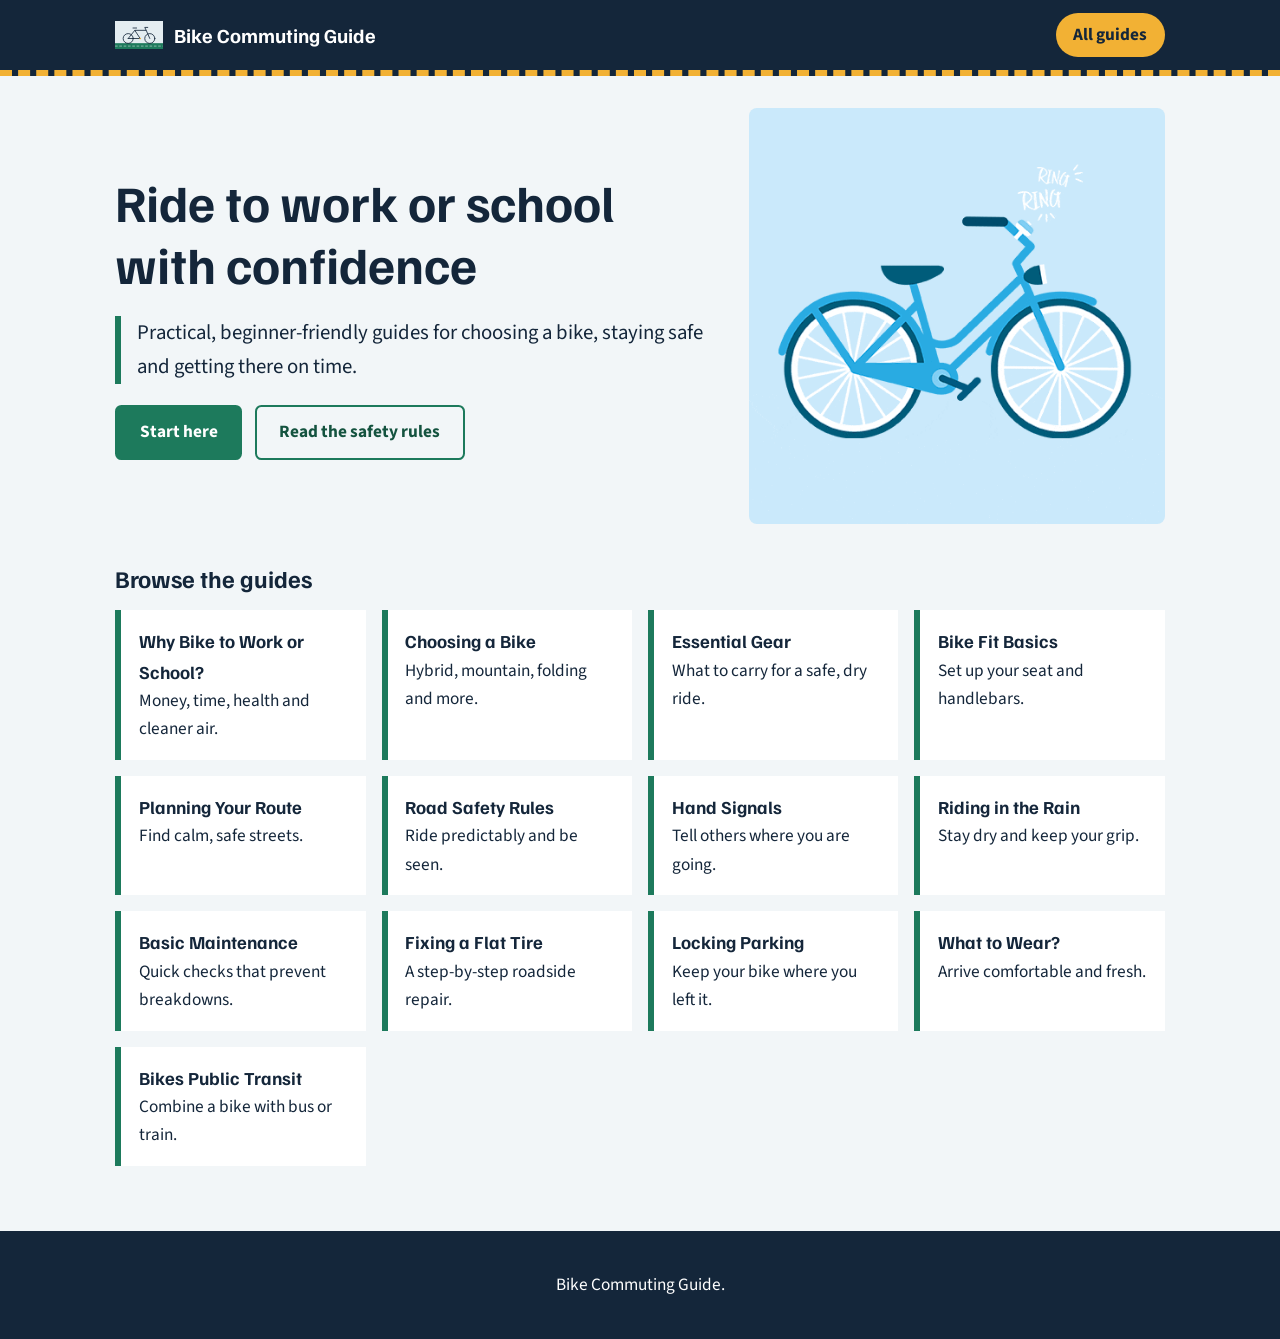
<file: index.html>
<!doctype html>
<html lang="en">
  <head>
    <meta charset="UTF-8" />
    <meta name="viewport" content="width=device-width, initial-scale=1" />
    <title>Home | Bike Commuting Guide</title>
    <meta
      name="description"
      content="Beginner-friendly guides for commuting by bike."
    />
    <link rel="preconnect" href="https://fonts.googleapis.com" />
    <link
      href="https://fonts.googleapis.com/css2?family=Familjen+Grotesk:wght@500;700&family=Source+Sans+3:wght@400;700&display=swap"
      rel="stylesheet"
    />
    <link rel="stylesheet" href="styles.css" />
  </head>
  <body>
    <a class="skip" href="#main">Skip to content</a>
    <header class="site-header">
      <div class="bar">
        <a class="brand" href="index.html"
          ><img src="bike.svg" alt="" width="48" height="29" />Bike
          Commuting Guide</a
        >
        <nav aria-label="Main">
          <details class="menu">
            <summary>All guides</summary>
            <ul>
              <li><a href="index.html" aria-current="page">Home</a></li>
              <li><a href="why-bike.html">Why Bike to Work or School? </a></li>
              <li><a href="choosing-bike.html">Choosing a Bike</a></li>
              <li><a href="gear.html">Essential Gear</a></li>
              <li><a href="bike-fit.html">Bike Fit Basics</a></li>
              <li><a href="route-planning.html">Planning Your Route</a></li>
              <li><a href="safety-rules.html">Road Safety Rules</a></li>
              <li><a href="hand-signals.html">Hand Signals</a></li>
              <li><a href="rainy-weather.html">Riding in the Rain</a></li>
              <li><a href="maintenance.html">Basic Maintenance</a></li>
              <li><a href="fix-flat.html">Fixing a Flat Tire</a></li>
              <li><a href="locking.html">Locking Parking</a></li>
              <li><a href="commute-clothes.html">What to Wear? </a></li>
              <li><a href="bike-and-transit.html">Bikes Public Transit</a></li>
              <li><a href="contact.html">Contact Feedback</a></li>
            </ul>
          </details>
        </nav>
      </div>
    </header>
    <main id="main">
      <section class="hero">
        <div class="hero-text">
          <h1>Ride to work or school with confidence</h1>
          <p class="lead">
            Practical, beginner-friendly guides for choosing a bike, staying
            safe and getting there on time.
          </p>
          <div class="actions">
            <a class="btn" href="why-bike.html">Start here</a>
            <a class="btn alt" href="safety-rules.html"
              >Read the safety rules</a
            >
          </div>
        </div>
        <img
          src="bicycle.gif"
          alt="Animated illustration of a blue commuter bicycle"
          width="400"
          height="400"
        />
      </section>
      <section>
        <h2>Browse the guides</h2>
        <ul class="cards">
          <li class="card">
            <a href="why-bike.html">
              <strong>Why Bike to Work or School? </strong>
              Money, time, health and cleaner air.</a
            >
          </li>
          <li class="card">
            <a href="choosing-bike.html">
              <strong>Choosing a Bike</strong>
              Hybrid, mountain, folding and more.
            </a>
          </li>
          <li class="card">
            <a href="gear.html">
              <strong>Essential Gear</strong>
              What to carry for a safe, dry ride.
            </a>
          </li>
          <li class="card">
            <a href="bike-fit.html">
              <strong>Bike Fit Basics</strong>
              Set up your seat and handlebars.
            </a>
          </li>
          <li class="card">
            <a href="route-planning.html">
              <strong>Planning Your Route</strong>
              Find calm, safe streets.
            </a>
          </li>
          <li class="card">
            <a href="safety-rules.html">
              <strong>Road Safety Rules</strong>
              Ride predictably and be seen.
            </a>
          </li>
          <li class="card">
            <a href="hand-signals.html">
              <strong>Hand Signals</strong>
              Tell others where you are going.
            </a>
          </li>
          <li class="card">
            <a href="rainy-weather.html">
              <strong>Riding in the Rain</strong>
              Stay dry and keep your grip.
            </a>
          </li>
          <li class="card">
            <a href="maintenance.html">
              <strong>Basic Maintenance</strong>
              Quick checks that prevent breakdowns.
            </a>
          </li>
          <li class="card">
            <a href="fix-flat.html">
              <strong>Fixing a Flat Tire</strong>
              A step-by-step roadside repair.
            </a>
          </li>
          <li class="card">
            <a href="locking.html">
              <strong>Locking Parking</strong>
              Keep your bike where you left it.
            </a>
          </li>
          <li class="card">
            <a href="commute-clothes.html">
              <strong>What to Wear? </strong>
              Arrive comfortable and fresh.
            </a>
          </li>
          <li class="card">
            <a href="bike-and-transit.html">
              <strong>Bikes Public Transit</strong>
              Combine a bike with bus or train.
            </a>
          </li>
        </ul>
      </section>
    </main>
    <footer class="site-footer">
      <p>Bike Commuting Guide.</p>
    </footer>
  </body>
</html>
</file>
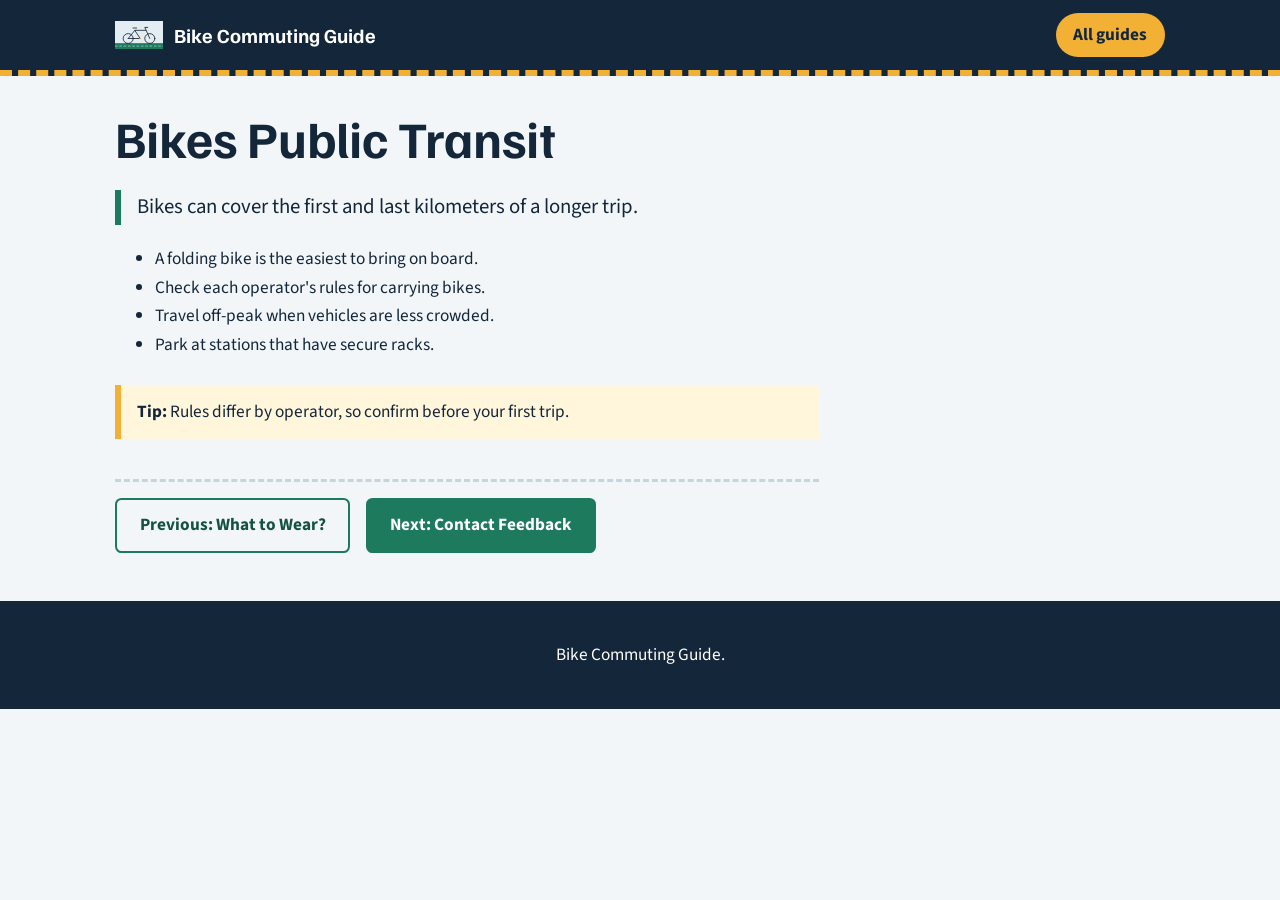
<file: bike-and-transit.html>
<!doctype html>
<html lang="en">
  <head>
    <meta charset="UTF-8" />
    <meta name="viewport" content="width=device-width, initial-scale=1" />
    <title>Bikes Public Transit | Bike Commuting Guide</title>
    <meta name="description" content="Combine a bike with bus or train." />
    <link rel="preconnect" href="https://fonts.googleapis.com" />
    <link
      href="https://fonts.googleapis.com/css2?family=Familjen+Grotesk:wght@500;700&family=Source+Sans+3:wght@400;700&display=swap"
      rel="stylesheet"
    />
    <link rel="stylesheet" href="styles.css" />
  </head>
  <body>
    <a class="skip" href="#main">Skip to content</a>
    <header class="site-header">
      <div class="bar">
        <a class="brand" href="index.html"
          ><img src="bike.svg" alt="" width="48" height="29" />Bike
          Commuting Guide</a
        >
        <nav aria-label="Main">
          <details class="menu">
            <summary>All guides</summary>
            <ul>
              <li><a href="index.html">Home</a></li>
              <li><a href="why-bike.html">Why Bike to Work or School? </a></li>
              <li><a href="choosing-bike.html">Choosing a Bike</a></li>
              <li><a href="gear.html">Essential Gear</a></li>
              <li><a href="bike-fit.html">Bike Fit Basics</a></li>
              <li><a href="route-planning.html">Planning Your Route</a></li>
              <li><a href="safety-rules.html">Road Safety Rules</a></li>
              <li><a href="hand-signals.html">Hand Signals</a></li>
              <li><a href="rainy-weather.html">Riding in the Rain</a></li>
              <li><a href="maintenance.html">Basic Maintenance</a></li>
              <li><a href="fix-flat.html">Fixing a Flat Tire</a></li>
              <li><a href="locking.html">Locking Parking</a></li>
              <li><a href="commute-clothes.html">What to Wear? </a></li>
              <li>
                <a href="bike-and-transit.html" aria-current="page"
                  >Bikes Public Transit</a
                >
              </li>
              <li><a href="contact.html">Contact Feedback</a></li>
            </ul>
          </details>
        </nav>
      </div>
    </header>
    <main id="main">
      <article class="page">
        <h1>Bikes Public Transit</h1>
        <p class="lead">
          Bikes can cover the first and last kilometers of a longer trip.
        </p>
        <ul>
          <li>A folding bike is the easiest to bring on board.</li>
          <li>Check each operator's rules for carrying bikes.</li>
          <li>Travel off-peak when vehicles are less crowded.</li>
          <li>Park at stations that have secure racks.</li>
        </ul>
        <aside class="tip">
          <strong>Tip:</strong>
          Rules differ by operator, so confirm before your first trip.
        </aside>
        <nav class="pager" aria-label="Page navigation">
          <a class="btn alt" href="commute-clothes.html"
            >Previous: What to Wear?
          </a>
          <a class="btn" href="contact.html">Next: Contact Feedback</a>
        </nav>
      </article>
    </main>
    <footer class="site-footer"><p>Bike Commuting Guide.</p></footer>
  </body>
</html>
</file>
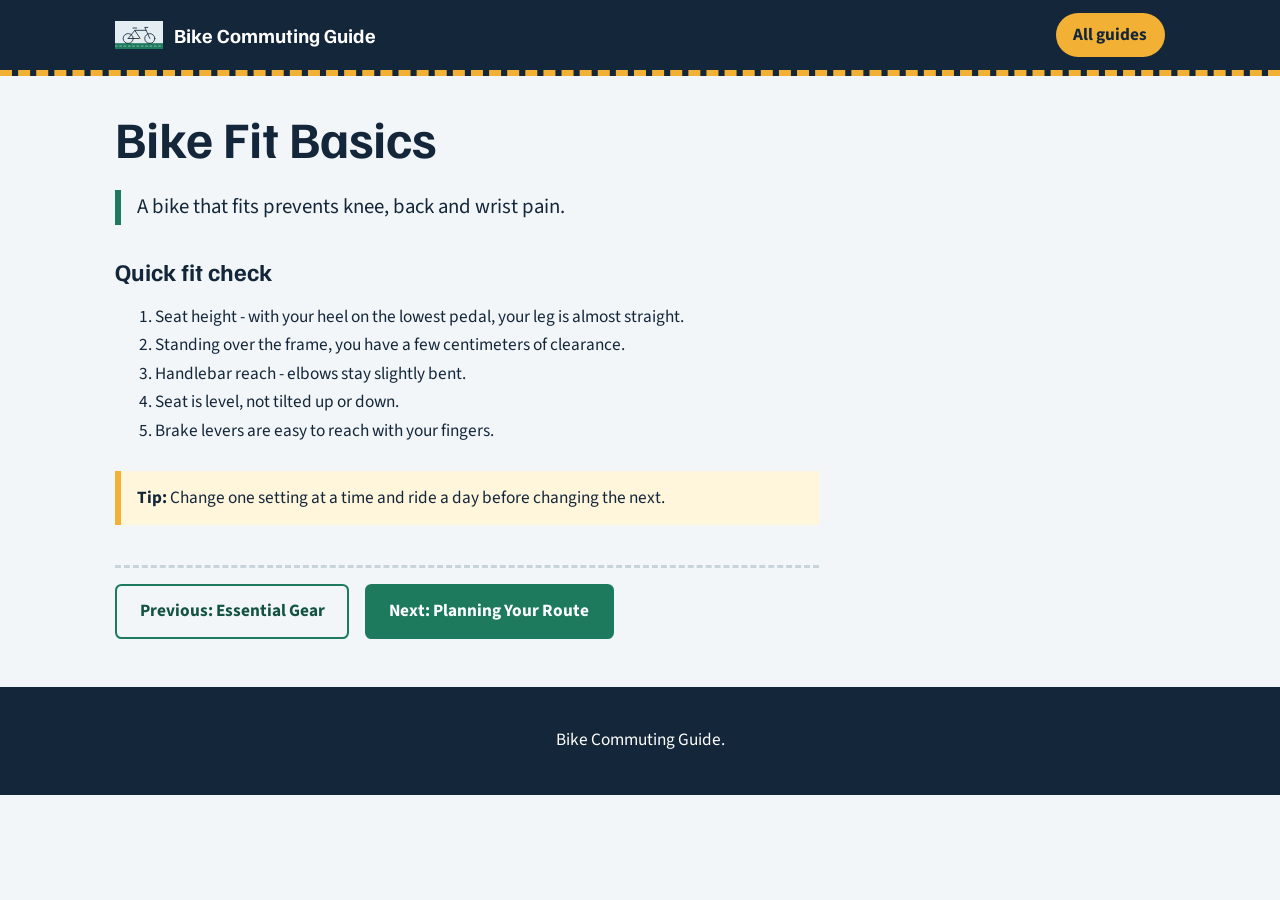
<file: bike-fit.html>
<!doctype html>
<html lang="en">
  <head>
    <meta charset="UTF-8" />
    <meta name="viewport" content="width=device-width, initial-scale=1" />
    <title>Bike Fit Basics | Bike Commuting Guide</title>
    <meta name="description" content="Set up your seat and handlebars." />
    <link rel="preconnect" href="https://fonts.googleapis.com" />
    <link
      href="https://fonts.googleapis.com/css2?family=Familjen+Grotesk:wght@500;700&family=Source+Sans+3:wght@400;700&display=swap"
      rel="stylesheet"
    />
    <link rel="stylesheet" href="styles.css" />
  </head>
  <body>
    <a class="skip" href="#main">Skip to content</a>
    <header class="site-header">
      <div class="bar">
        <a class="brand" href="index.html"
          ><img src="bike.svg" alt="" width="48" height="29" />Bike
          Commuting Guide</a
        >
        <nav aria-label="Main">
          <details class="menu">
            <summary>All guides</summary>
            <ul>
              <li><a href="index.html">Home</a></li>
              <li><a href="why-bike.html">Why Bike to Work or School? </a></li>
              <li><a href="choosing-bike.html">Choosing a Bike</a></li>
              <li><a href="gear.html">Essential Gear</a></li>
              <li>
                <a href="bike-fit.html" aria-current="page">Bike Fit Basics</a>
              </li>
              <li><a href="route-planning.html">Planning Your Route</a></li>
              <li><a href="safety-rules.html">Road Safety Rules</a></li>
              <li><a href="hand-signals.html">Hand Signals</a></li>
              <li><a href="rainy-weather.html">Riding in the Rain</a></li>
              <li><a href="maintenance.html">Basic Maintenance</a></li>
              <li><a href="fix-flat.html">Fixing a Flat Tire</a></li>
              <li><a href="locking.html">Locking Parking</a></li>
              <li><a href="commute-clothes.html">What to Wear? </a></li>
              <li><a href="bike-and-transit.html">Bikes Public Transit</a></li>
              <li><a href="contact.html">Contact Feedback</a></li>
            </ul>
          </details>
        </nav>
      </div>
    </header>
    <main id="main" class="with-video">
      <article class="page">
        <h1>Bike Fit Basics</h1>
        <p class="lead">A bike that fits prevents knee, back and wrist pain.</p>
        <h2>Quick fit check</h2>
        <ol>
          <li>
            Seat height - with your heel on the lowest pedal, your leg is almost
            straight.
          </li>
          <li>
            Standing over the frame, you have a few centimeters of clearance.
          </li>
          <li>Handlebar reach - elbows stay slightly bent.</li>
          <li>Seat is level, not tilted up or down.</li>
          <li>Brake levers are easy to reach with your fingers.</li>
        </ol>
        <aside class="tip">
          <strong>Tip:</strong>
          Change one setting at a time and ride a day before changing the next.
        </aside>
        <nav class="pager" aria-label="Page navigation">
          <a class="btn alt" href="gear.html">Previous: Essential Gear</a>
          <a class="btn" href="route-planning.html"
            >Next: Planning Your Route</a
          >
        </nav>
      </article>
    </main>
    <footer class="site-footer">
      <p>Bike Commuting Guide.</p>
    </footer>
  </body>
</html>
</file>
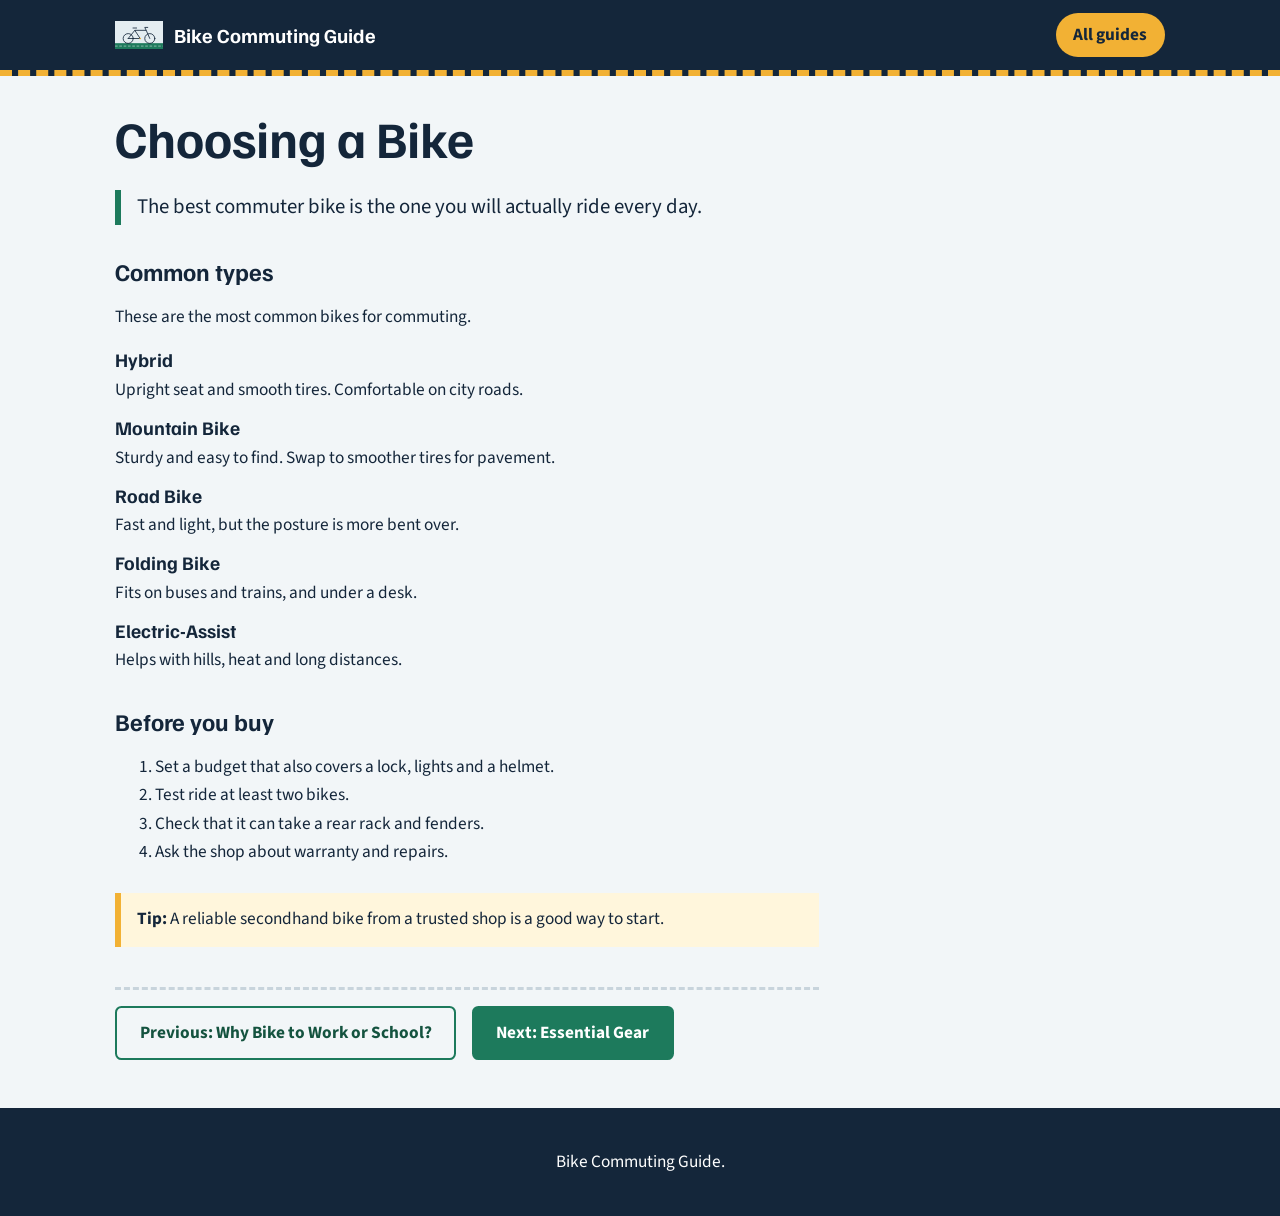
<file: choosing-bike.html>
<!doctype html>
<html lang="en">
  <head>
    <meta charset="UTF-8" />
    <meta name="viewport" content="width=device-width, initial-scale=1" />
    <title>Choosing a Bike | Bike Commuting Guide</title>
    <meta name="description" content="Hybrid, mountain, folding and more." />
    <link rel="preconnect" href="https://fonts.googleapis.com" />
    <link
      href="https://fonts.googleapis.com/css2?family=Familjen+Grotesk:wght@500;700&family=Source+Sans+3:wght@400;700&display=swap"
      rel="stylesheet"
    />
    <link rel="stylesheet" href="styles.css" />
  </head>
  <body>
    <a class="skip" href="#main">Skip to content</a>
    <header class="site-header">
      <div class="bar">
        <a class="brand" href="index.html"
          ><img src="bike.svg" alt="" width="48" height="29" />Bike
          Commuting Guide</a
        >
        <nav aria-label="Main">
          <details class="menu">
            <summary>All guides</summary>
            <ul>
              <li><a href="index.html">Home</a></li>
              <li><a href="why-bike.html">Why Bike to Work or School? </a></li>
              <li>
                <a href="choosing-bike.html" aria-current="page"
                  >Choosing a Bike</a
                >
              </li>
              <li><a href="gear.html">Essential Gear</a></li>
              <li><a href="bike-fit.html">Bike Fit Basics</a></li>
              <li><a href="route-planning.html">Planning Your Route</a></li>
              <li><a href="safety-rules.html">Road Safety Rules</a></li>
              <li><a href="hand-signals.html">Hand Signals</a></li>
              <li><a href="rainy-weather.html">Riding in the Rain</a></li>
              <li><a href="maintenance.html">Basic Maintenance</a></li>
              <li><a href="fix-flat.html">Fixing a Flat Tire</a></li>
              <li><a href="locking.html">Locking Parking</a></li>
              <li><a href="commute-clothes.html">What to Wear? </a></li>
              <li><a href="bike-and-transit.html">Bikes Public Transit</a></li>
              <li><a href="contact.html">Contact Feedback</a></li>
            </ul>
          </details>
        </nav>
      </div>
    </header>
    <main id="main" class="with-video">
      <article class="page">
        <h1>Choosing a Bike</h1>
        <p class="lead">
          The best commuter bike is the one you will actually ride every day.
        </p>
        <h2>Common types</h2>
        <p>These are the most common bikes for commuting.</p>
        <div class="bike-types">
          <div class="bike-type">
            <h3>Hybrid</h3>
            <p>Upright seat and smooth tires. Comfortable on city roads.</p>
          </div>
          <div class="bike-type">
            <h3>Mountain Bike</h3>
            <p>Sturdy and easy to find. Swap to smoother tires for pavement.</p>
          </div>
          <div class="bike-type">
            <h3>Road Bike</h3>
            <p>Fast and light, but the posture is more bent over.</p>
          </div>
          <div class="bike-type">
            <h3>Folding Bike</h3>
            <p>Fits on buses and trains, and under a desk.</p>
          </div>
          <div class="bike-type">
            <h3>Electric-Assist</h3>
            <p>Helps with hills, heat and long distances.</p>
          </div>
        </div>
        <h2>Before you buy</h2>
        <ol>
          <li>Set a budget that also covers a lock, lights and a helmet.</li>
          <li>Test ride at least two bikes.</li>
          <li>Check that it can take a rear rack and fenders.</li>
          <li>Ask the shop about warranty and repairs.</li>
        </ol>
        <aside class="tip">
          <strong>Tip:</strong>
          A reliable secondhand bike from a trusted shop is a good way to start.
        </aside>
        <nav class="pager" aria-label="Page navigation">
          <a class="btn alt" href="why-bike.html"
            >Previous: Why Bike to Work or School?
          </a>
          <a class="btn" href="gear.html">Next: Essential Gear</a>
        </nav>
      </article>
    </main>
    <footer class="site-footer">
      <p>Bike Commuting Guide.</p>
    </footer>
  </body>
</html>
</file>
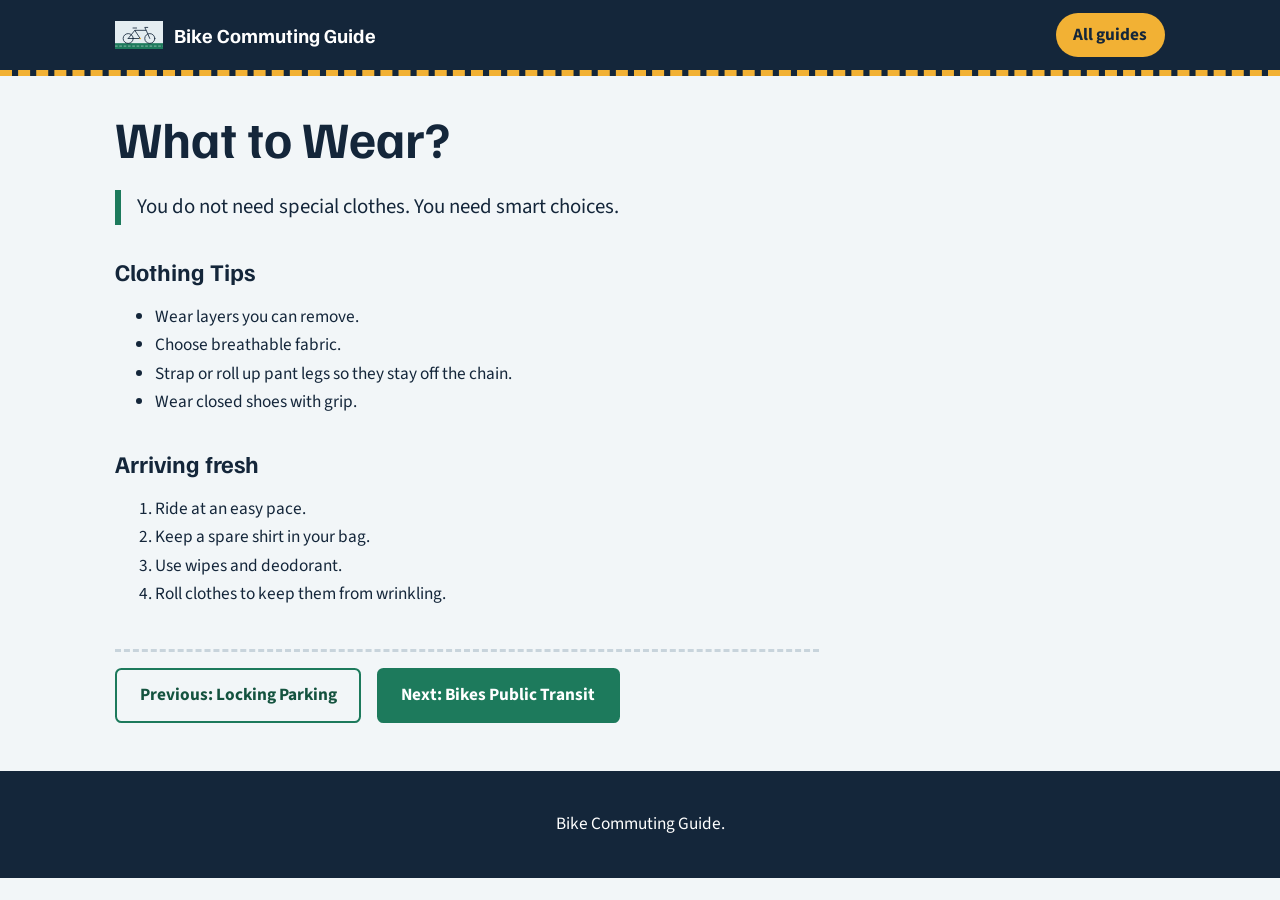
<file: commute-clothes.html>
<!doctype html>
<html lang="en">
  <head>
    <meta charset="UTF-8" />
    <meta name="viewport" content="width=device-width, initial-scale=1" />
    <title>What to Wear | Bike Commuting Guide</title>
    <meta name="description" content="Arrive comfortable and fresh." />
    <link rel="preconnect" href="https://fonts.googleapis.com" />
    <link
      href="https://fonts.googleapis.com/css2?family=Familjen+Grotesk:wght@500;700&family=Source+Sans+3:wght@400;700&display=swap"
      rel="stylesheet"
    />
    <link rel="stylesheet" href="styles.css" />
  </head>
  <body>
    <a class="skip" href="#main">Skip to content</a>
    <header class="site-header">
      <div class="bar">
        <a class="brand" href="index.html">
          <img src="bike.svg" alt="" width="48" height="29" />
          Bike Commuting Guide
        </a>
        <nav aria-label="Main">
          <details class="menu">
            <summary>All guides</summary>
            <ul>
              <li><a href="index.html">Home</a></li>
              <li><a href="why-bike.html">Why Bike to Work or School? </a></li>
              <li><a href="choosing-bike.html">Choosing a Bike</a></li>
              <li><a href="gear.html">Essential Gear</a></li>
              <li><a href="bike-fit.html">Bike Fit Basics</a></li>
              <li><a href="route-planning.html">Planning Your Route</a></li>
              <li><a href="safety-rules.html">Road Safety Rules</a></li>
              <li><a href="hand-signals.html">Hand Signals</a></li>
              <li><a href="rainy-weather.html">Riding in the Rain</a></li>
              <li><a href="maintenance.html">Basic Maintenance</a></li>
              <li><a href="fix-flat.html">Fixing a Flat Tire</a></li>
              <li><a href="locking.html">Locking Parking</a></li>
              <li>
                <a href="commute-clothes.html" aria-current="page"
                  >What to Wear?
                </a>
              </li>
              <li><a href="bike-and-transit.html">Bikes Public Transit</a></li>
              <li><a href="contact.html">Contact Feedback</a></li>
            </ul>
          </details>
        </nav>
      </div>
    </header>
    <main id="main" class="with-video">
      <article class="page">
        <h1>What to Wear?</h1>
        <p class="lead">
          You do not need special clothes. You need smart choices.
        </p>
        <h2>Clothing Tips</h2>
        <ul>
          <li>Wear layers you can remove.</li>
          <li>Choose breathable fabric.</li>
          <li>Strap or roll up pant legs so they stay off the chain.</li>
          <li>Wear closed shoes with grip.</li>
        </ul>
        <h2>Arriving fresh</h2>
        <ol>
          <li>Ride at an easy pace.</li>
          <li>Keep a spare shirt in your bag.</li>
          <li>Use wipes and deodorant.</li>
          <li>Roll clothes to keep them from wrinkling.</li>
        </ol>
        <nav class="pager" aria-label="Page navigation">
          <a class="btn alt" href="locking.html">Previous: Locking Parking</a>
          <a class="btn" href="bike-and-transit.html"
            >Next: Bikes Public Transit</a
          >
        </nav>
      </article>
    </main>
    <footer class="site-footer">
      <p>Bike Commuting Guide.</p>
    </footer>
  </body>
</html>
</file>
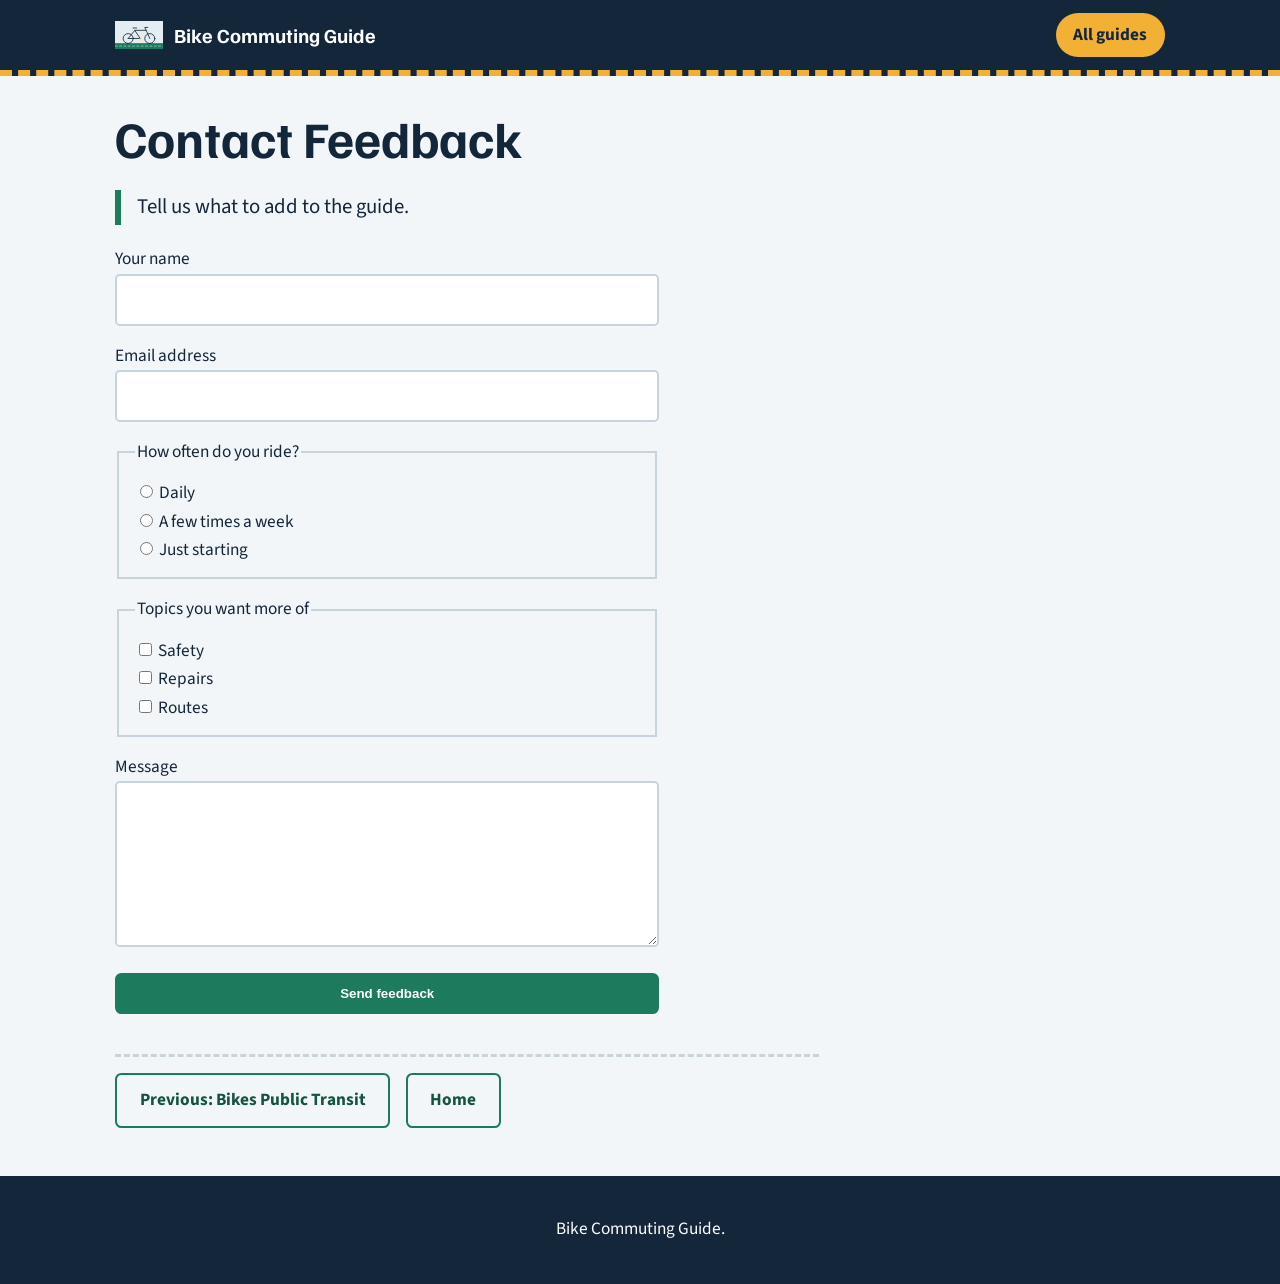
<file: contact.html>
<!doctype html>
<html lang="en">
  <head>
    <meta charset="UTF-8" />
    <meta name="viewport" content="width=device-width, initial-scale=1" />
    <title>Contact Feedback | Bike Commuting Guide</title>
    <meta name="description" content="Send feedback about the guide." />
    <link rel="preconnect" href="https://fonts.googleapis.com" />
    <link
      href="https://fonts.googleapis.com/css2?family=Familjen+Grotesk:wght@500;700&family=Source+Sans+3:wght@400;700&display=swap"
      rel="stylesheet"
    />
    <link rel="stylesheet" href="styles.css" />
  </head>
  <body>
    <a class="skip" href="#main">Skip to content</a>
    <header class="site-header">
      <div class="bar">
        <a class="brand" href="index.html">
          <img src="bike.svg" alt="" width="48" height="29" />
          Bike Commuting Guide
        </a>
        <nav aria-label="Main">
          <details class="menu">
            <summary>All guides</summary>
            <ul>
              <li><a href="index.html">Home</a></li>
              <li><a href="why-bike.html">Why Bike to Work or School? </a></li>
              <li><a href="choosing-bike.html">Choosing a Bike</a></li>
              <li><a href="gear.html">Essential Gear</a></li>
              <li><a href="bike-fit.html">Bike Fit Basics</a></li>
              <li><a href="route-planning.html">Planning Your Route</a></li>
              <li><a href="safety-rules.html">Road Safety Rules</a></li>
              <li><a href="hand-signals.html">Hand Signals</a></li>
              <li><a href="rainy-weather.html">Riding in the Rain</a></li>
              <li><a href="maintenance.html">Basic Maintenance</a></li>
              <li><a href="fix-flat.html">Fixing a Flat Tire</a></li>
              <li><a href="locking.html">Locking Parking</a></li>
              <li><a href="commute-clothes.html">What to Wear? </a></li>
              <li><a href="bike-and-transit.html">Bikes Public Transit</a></li>
              <li>
                <a href="contact.html" aria-current="page">Contact Feedback</a>
              </li>
            </ul>
          </details>
        </nav>
      </div>
    </header>
    <main id="main">
      <article class="page">
        <h1>Contact Feedback</h1>
        <p class="lead">Tell us what to add to the guide.</p>
        <form
          action="mailto:ejohnmichaelg@gmail.com"
          method="post"
          enctype="text/plain"
        >
          <div>
            <label for="name">Your name</label
            ><input type="text" id="name" name="name" required />
          </div>
          <div>
            <label for="email">Email address</label
            ><input type="email" id="email" name="email" required />
          </div>
          <fieldset>
            <legend>How often do you ride?</legend>
            <input type="radio" id="daily" name="freq" value="Daily" /><label
              for="daily"
            >
              Daily</label
            ><br />
            <input type="radio" id="weekly" name="freq" value="Weekly" /><label
              for="weekly"
            >
              A few times a week</label
            ><br />
            <input type="radio" id="new" name="freq" value="New" /><label
              for="new"
            >
              Just starting</label
            >
          </fieldset>
          <fieldset>
            <legend>Topics you want more of</legend>
            <input type="checkbox" id="t1" name="topic1" value="Safety" /><label
              for="t1"
            >
              Safety</label
            ><br />
            <input
              type="checkbox"
              id="t2"
              name="topic2"
              value="Repairs"
            /><label for="t2"> Repairs</label><br />
            <input type="checkbox" id="t3" name="topic3" value="Routes" /><label
              for="t3"
            >
              Routes</label
            >
          </fieldset>
          <div>
            <label for="msg">Message</label
            ><textarea id="msg" name="message" rows="5"></textarea>
          </div>
          <button class="btn" type="submit">Send feedback</button>
        </form>
        <nav class="pager" aria-label="Page navigation">
          <a class="btn alt" href="bike-and-transit.html"
            >Previous: Bikes Public Transit</a
          >
          <a class="btn alt" href="index.html">Home</a>
        </nav>
      </article>
    </main>
    <footer class="site-footer">
      <p>Bike Commuting Guide.</p>
    </footer>
  </body>
</html>
</file>
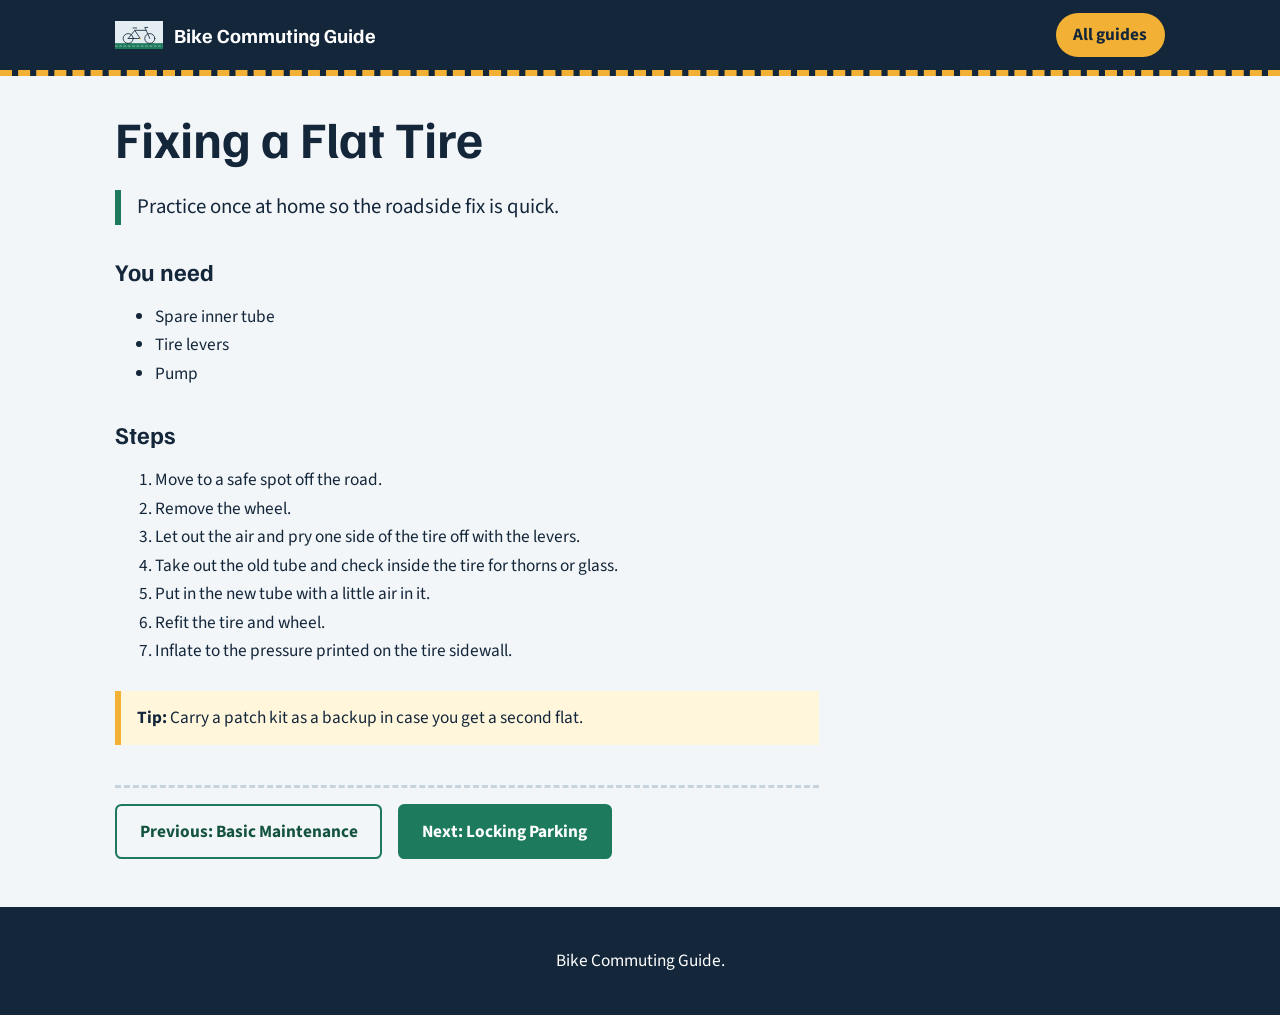
<file: fix-flat.html>
<!doctype html>
<html lang="en">
  <head>
    <meta charset="UTF-8" />
    <meta name="viewport" content="width=device-width, initial-scale=1" />
    <title>Fixing a Flat Tire | Bike Commuting Guide</title>
    <meta name="description" content="A step-by-step roadside repair." />
    <link rel="preconnect" href="https://fonts.googleapis.com" />
    <link
      href="https://fonts.googleapis.com/css2?family=Familjen+Grotesk:wght@500;700&family=Source+Sans+3:wght@400;700&display=swap"
      rel="stylesheet"
    />
    <link rel="stylesheet" href="styles.css" />
  </head>
  <body>
    <a class="skip" href="#main">Skip to content</a>
    <header class="site-header">
      <div class="bar">
        <a class="brand" href="index.html"
          ><img src="bike.svg" alt="" width="48" height="29" />Bike
          Commuting Guide</a
        >
        <nav aria-label="Main">
          <details class="menu">
            <summary>All guides</summary>
            <ul>
              <li><a href="index.html">Home</a></li>
              <li><a href="why-bike.html">Why Bike to Work or School? </a></li>
              <li><a href="choosing-bike.html">Choosing a Bike</a></li>
              <li><a href="gear.html">Essential Gear</a></li>
              <li><a href="bike-fit.html">Bike Fit Basics</a></li>
              <li><a href="route-planning.html">Planning Your Route</a></li>
              <li><a href="safety-rules.html">Road Safety Rules</a></li>
              <li><a href="hand-signals.html">Hand Signals</a></li>
              <li><a href="rainy-weather.html">Riding in the Rain</a></li>
              <li><a href="maintenance.html">Basic Maintenance</a></li>
              <li>
                <a href="fix-flat.html" aria-current="page"
                  >Fixing a Flat Tire</a
                >
              </li>
              <li><a href="locking.html">Locking Parking</a></li>
              <li><a href="commute-clothes.html">What to Wear? </a></li>
              <li><a href="bike-and-transit.html">Bikes Public Transit</a></li>
              <li><a href="contact.html">Contact Feedback</a></li>
            </ul>
          </details>
        </nav>
      </div>
    </header>
    <main id="main" class="with-video">
      <article class="page">
        <h1>Fixing a Flat Tire</h1>
        <p class="lead">Practice once at home so the roadside fix is quick.</p>
        <h2>You need</h2>
        <ul>
          <li>Spare inner tube</li>
          <li>Tire levers</li>
          <li>Pump</li>
        </ul>
        <h2>Steps</h2>
        <ol>
          <li>Move to a safe spot off the road.</li>
          <li>Remove the wheel.</li>
          <li>
            Let out the air and pry one side of the tire off with the levers.
          </li>
          <li>
            Take out the old tube and check inside the tire for thorns or glass.
          </li>
          <li>Put in the new tube with a little air in it.</li>
          <li>Refit the tire and wheel.</li>
          <li>Inflate to the pressure printed on the tire sidewall.</li>
        </ol>
        <aside class="tip">
          <strong>Tip:</strong>
          Carry a patch kit as a backup in case you get a second flat.
        </aside>
        <nav class="pager" aria-label="Page navigation">
          <a class="btn alt" href="maintenance.html"
            >Previous: Basic Maintenance</a
          >
          <a class="btn" href="locking.html">Next: Locking Parking</a>
        </nav>
      </article>
    </main>
    <footer class="site-footer">
      <p>Bike Commuting Guide.</p>
    </footer>
  </body>
</html>
</file>
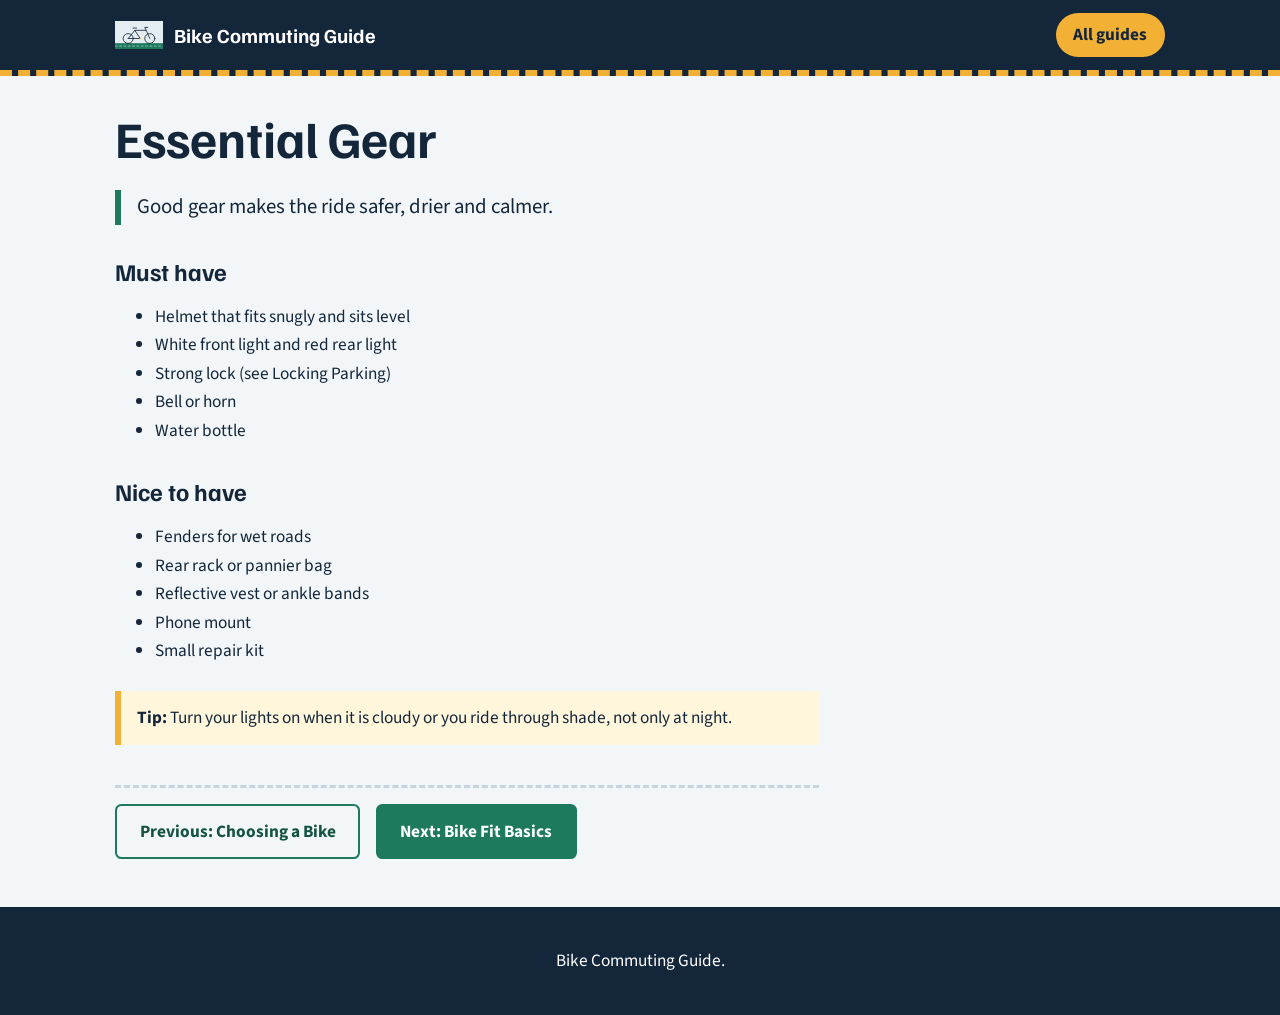
<file: gear.html>
<!doctype html>
<html lang="en">
  <head>
    <meta charset="UTF-8" />
    <meta name="viewport" content="width=device-width, initial-scale=1" />
    <title>Essential Gear | Bike Commuting Guide</title>
    <meta name="description" content="What to carry for a safe, dry ride." />
    <link rel="preconnect" href="https://fonts.googleapis.com" />
    <link
      href="https://fonts.googleapis.com/css2?family=Familjen+Grotesk:wght@500;700&family=Source+Sans+3:wght@400;700&display=swap"
      rel="stylesheet"
    />
    <link rel="stylesheet" href="styles.css" />
  </head>
  <body>
    <a class="skip" href="#main">Skip to content</a>
    <header class="site-header">
      <div class="bar">
        <a class="brand" href="index.html"
          ><img src="bike.svg" alt="" width="48" height="29" />Bike
          Commuting Guide</a
        >
        <nav aria-label="Main">
          <details class="menu">
            <summary>All guides</summary>
            <ul>
              <li><a href="index.html">Home</a></li>
              <li><a href="why-bike.html">Why Bike to Work or School? </a></li>
              <li><a href="choosing-bike.html">Choosing a Bike</a></li>
              <li>
                <a href="gear.html" aria-current="page">Essential Gear</a>
              </li>
              <li><a href="bike-fit.html">Bike Fit Basics</a></li>
              <li><a href="route-planning.html">Planning Your Route</a></li>
              <li><a href="safety-rules.html">Road Safety Rules</a></li>
              <li><a href="hand-signals.html">Hand Signals</a></li>
              <li><a href="rainy-weather.html">Riding in the Rain</a></li>
              <li><a href="maintenance.html">Basic Maintenance</a></li>
              <li><a href="fix-flat.html">Fixing a Flat Tire</a></li>
              <li><a href="locking.html">Locking Parking</a></li>
              <li><a href="commute-clothes.html">What to Wear? </a></li>
              <li><a href="bike-and-transit.html">Bikes Public Transit</a></li>
              <li><a href="contact.html">Contact Feedback</a></li>
            </ul>
          </details>
        </nav>
      </div>
    </header>
    <main id="main" class="with-video">
      <article class="page">
        <h1>Essential Gear</h1>
        <p class="lead">Good gear makes the ride safer, drier and calmer.</p>
        <h2>Must have</h2>
        <ul>
          <li>Helmet that fits snugly and sits level</li>
          <li>White front light and red rear light</li>
          <li>Strong lock (see Locking Parking)</li>
          <li>Bell or horn</li>
          <li>Water bottle</li>
        </ul>
        <h2>Nice to have</h2>
        <ul>
          <li>Fenders for wet roads</li>
          <li>Rear rack or pannier bag</li>
          <li>Reflective vest or ankle bands</li>
          <li>Phone mount</li>
          <li>Small repair kit</li>
        </ul>
        <aside class="tip">
          <strong>Tip:</strong>
          Turn your lights on when it is cloudy or you ride through shade, not
          only at night.
        </aside>
        <nav class="pager" aria-label="Page navigation">
          <a class="btn alt" href="choosing-bike.html"
            >Previous: Choosing a Bike</a
          >
          <a class="btn" href="bike-fit.html">Next: Bike Fit Basics</a>
        </nav>
      </article>
    </main>
    <footer class="site-footer">
      <p>Bike Commuting Guide.</p>
    </footer>
  </body>
</html>
</file>
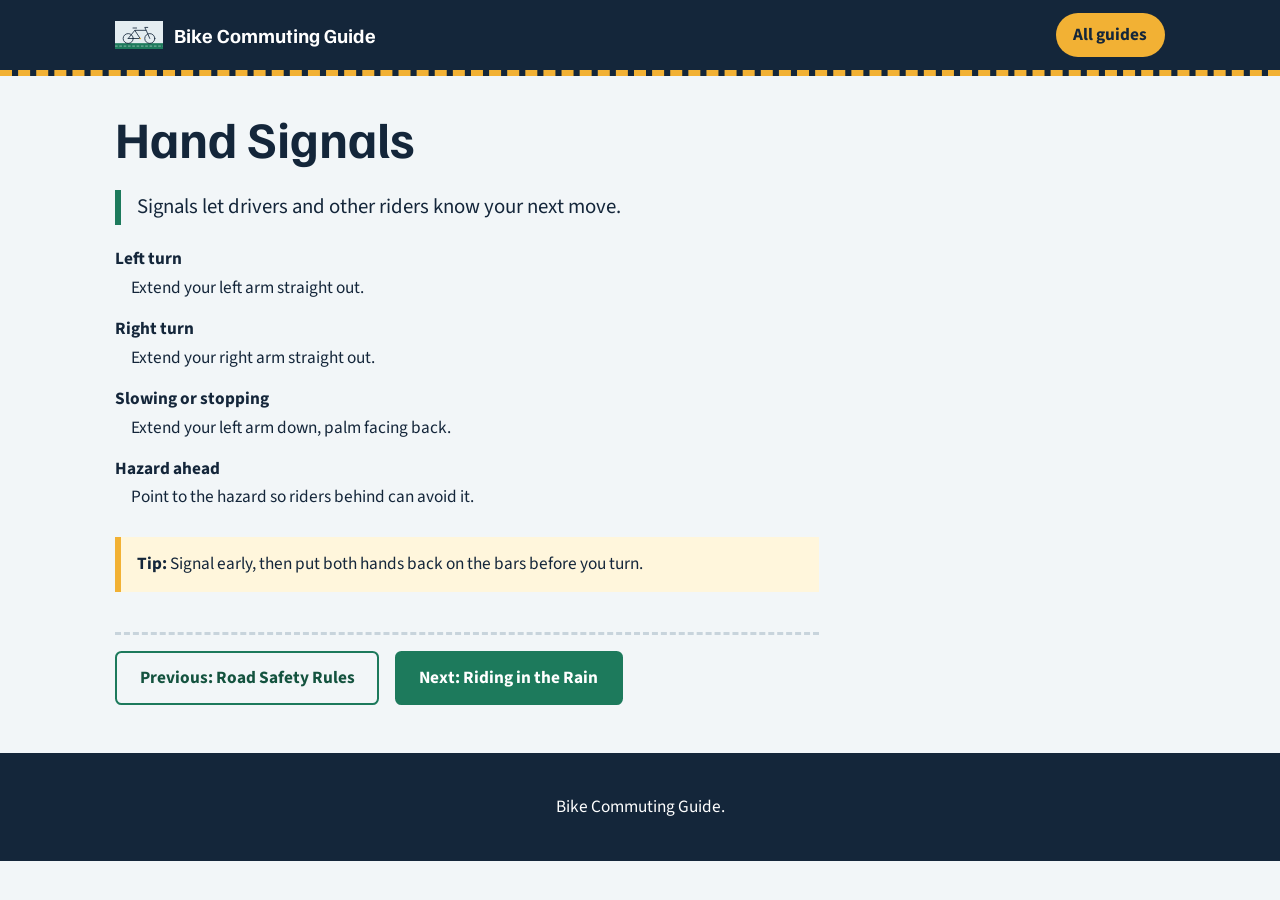
<file: hand-signals.html>
<!doctype html>
<html lang="en">
  <head>
    <meta charset="UTF-8" />
    <meta name="viewport" content="width=device-width, initial-scale=1" />
    <title>Hand Signals | Bike Commuting Guide</title>
    <meta name="description" content="Tell others where you are going." />
    <link rel="preconnect" href="https://fonts.googleapis.com" />
    <link
      href="https://fonts.googleapis.com/css2?family=Familjen+Grotesk:wght@500;700&family=Source+Sans+3:wght@400;700&display=swap"
      rel="stylesheet"
    />
    <link rel="stylesheet" href="styles.css" />
  </head>
  <body>
    <a class="skip" href="#main">Skip to content</a>
    <header class="site-header">
      <div class="bar">
        <a class="brand" href="index.html"
          ><img src="bike.svg" alt="" width="48" height="29" />Bike
          Commuting Guide</a
        >
        <nav aria-label="Main">
          <details class="menu">
            <summary>All guides</summary>
            <ul>
              <li><a href="index.html">Home</a></li>
              <li><a href="why-bike.html">Why Bike to Work or School? </a></li>
              <li><a href="choosing-bike.html">Choosing a Bike</a></li>
              <li><a href="gear.html">Essential Gear</a></li>
              <li><a href="bike-fit.html">Bike Fit Basics</a></li>
              <li><a href="route-planning.html">Planning Your Route</a></li>
              <li><a href="safety-rules.html">Road Safety Rules</a></li>
              <li>
                <a href="hand-signals.html" aria-current="page">Hand Signals</a>
              </li>
              <li><a href="rainy-weather.html">Riding in the Rain</a></li>
              <li><a href="maintenance.html">Basic Maintenance</a></li>
              <li><a href="fix-flat.html">Fixing a Flat Tire</a></li>
              <li><a href="locking.html">Locking Parking</a></li>
              <li><a href="commute-clothes.html">What to Wear? </a></li>
              <li><a href="bike-and-transit.html">Bikes Public Transit</a></li>
              <li><a href="contact.html">Contact Feedback</a></li>
            </ul>
          </details>
        </nav>
      </div>
    </header>
    <main id="main" class="with-video">
      <article class="page">
        <h1>Hand Signals</h1>
        <p class="lead">
          Signals let drivers and other riders know your next move.
        </p>
        <dl>
          <dt>Left turn</dt>
          <dd>Extend your left arm straight out.</dd>
          <dt>Right turn</dt>
          <dd>Extend your right arm straight out.</dd>
          <dt>Slowing or stopping</dt>
          <dd>Extend your left arm down, palm facing back.</dd>
          <dt>Hazard ahead</dt>
          <dd>Point to the hazard so riders behind can avoid it.</dd>
        </dl>
        <aside class="tip">
          <strong>Tip:</strong> Signal early, then put both hands back on the
          bars before you turn.
        </aside>
        <nav class="pager" aria-label="Page navigation">
          <a class="btn alt" href="safety-rules.html"
            >Previous: Road Safety Rules</a
          >
          <a class="btn" href="rainy-weather.html">Next: Riding in the Rain</a>
        </nav>
      </article>
    </main>
    <footer class="site-footer">
      <p>Bike Commuting Guide.</p>
    </footer>
  </body>
</html>
</file>
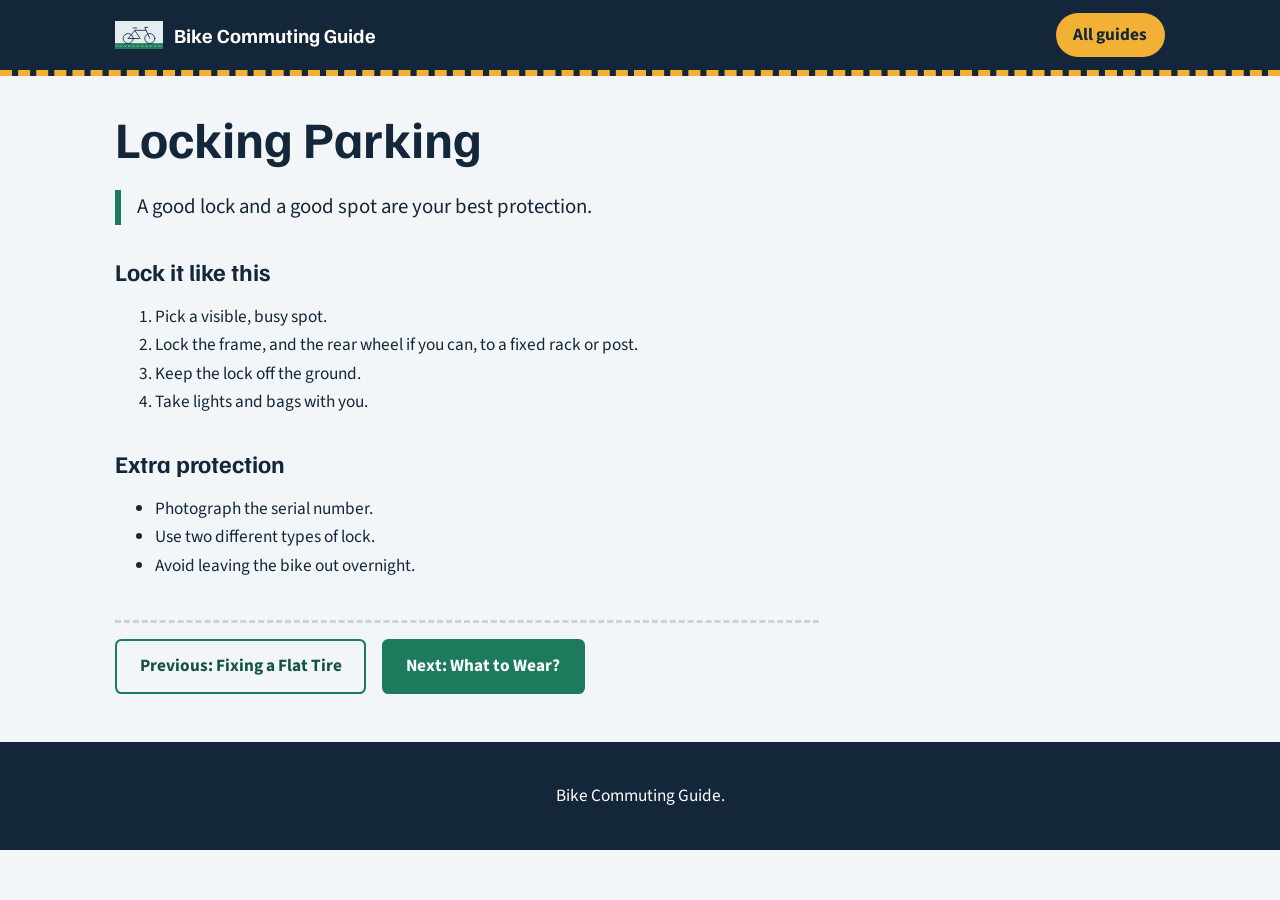
<file: locking.html>
<!doctype html>
<html lang="en">
  <head>
    <meta charset="UTF-8" />
    <meta name="viewport" content="width=device-width, initial-scale=1" />
    <title>Locking Parking | Bike Commuting Guide</title>
    <meta name="description" content="Keep your bike where you left it." />
    <link rel="preconnect" href="https://fonts.googleapis.com" />
    <link
      href="https://fonts.googleapis.com/css2?family=Familjen+Grotesk:wght@500;700&family=Source+Sans+3:wght@400;700&display=swap"
      rel="stylesheet"
    />
    <link rel="stylesheet" href="styles.css" />
  </head>
  <body>
    <a class="skip" href="#main">Skip to content</a>
    <header class="site-header">
      <div class="bar">
        <a class="brand" href="index.html"
          ><img src="bike.svg" alt="" width="48" height="29" />Bike
          Commuting Guide</a
        >
        <nav aria-label="Main">
          <details class="menu">
            <summary>All guides</summary>
            <ul>
              <li><a href="index.html">Home</a></li>
              <li><a href="why-bike.html">Why Bike to Work or School? </a></li>
              <li><a href="choosing-bike.html">Choosing a Bike</a></li>
              <li><a href="gear.html">Essential Gear</a></li>
              <li><a href="bike-fit.html">Bike Fit Basics</a></li>
              <li><a href="route-planning.html">Planning Your Route</a></li>
              <li><a href="safety-rules.html">Road Safety Rules</a></li>
              <li><a href="hand-signals.html">Hand Signals</a></li>
              <li><a href="rainy-weather.html">Riding in the Rain</a></li>
              <li><a href="maintenance.html">Basic Maintenance</a></li>
              <li><a href="fix-flat.html">Fixing a Flat Tire</a></li>
              <li>
                <a href="locking.html" aria-current="page">Locking Parking</a>
              </li>
              <li><a href="commute-clothes.html">What to Wear? </a></li>
              <li><a href="bike-and-transit.html">Bikes Public Transit</a></li>
              <li><a href="contact.html">Contact Feedback</a></li>
            </ul>
          </details>
        </nav>
      </div>
    </header>
    <main id="main" class="with-video">
      <article class="page">
        <h1>Locking Parking</h1>
        <p class="lead">
          A good lock and a good spot are your best protection.
        </p>
        <h2>Lock it like this</h2>
        <ol>
          <li>Pick a visible, busy spot.</li>
          <li>
            Lock the frame, and the rear wheel if you can, to a fixed rack or
            post.
          </li>
          <li>Keep the lock off the ground.</li>
          <li>Take lights and bags with you.</li>
        </ol>
        <h2>Extra protection</h2>
        <ul>
          <li>Photograph the serial number.</li>
          <li>Use two different types of lock.</li>
          <li>Avoid leaving the bike out overnight.</li>
        </ul>
        <nav class="pager" aria-label="Page navigation">
          <a class="btn alt" href="fix-flat.html"
            >Previous: Fixing a Flat Tire</a
          >
          <a class="btn" href="commute-clothes.html">Next: What to Wear? </a>
        </nav>
      </article>
    </main>
    <footer class="site-footer">
      <p>Bike Commuting Guide.</p>
    </footer>
  </body>
</html>
</file>
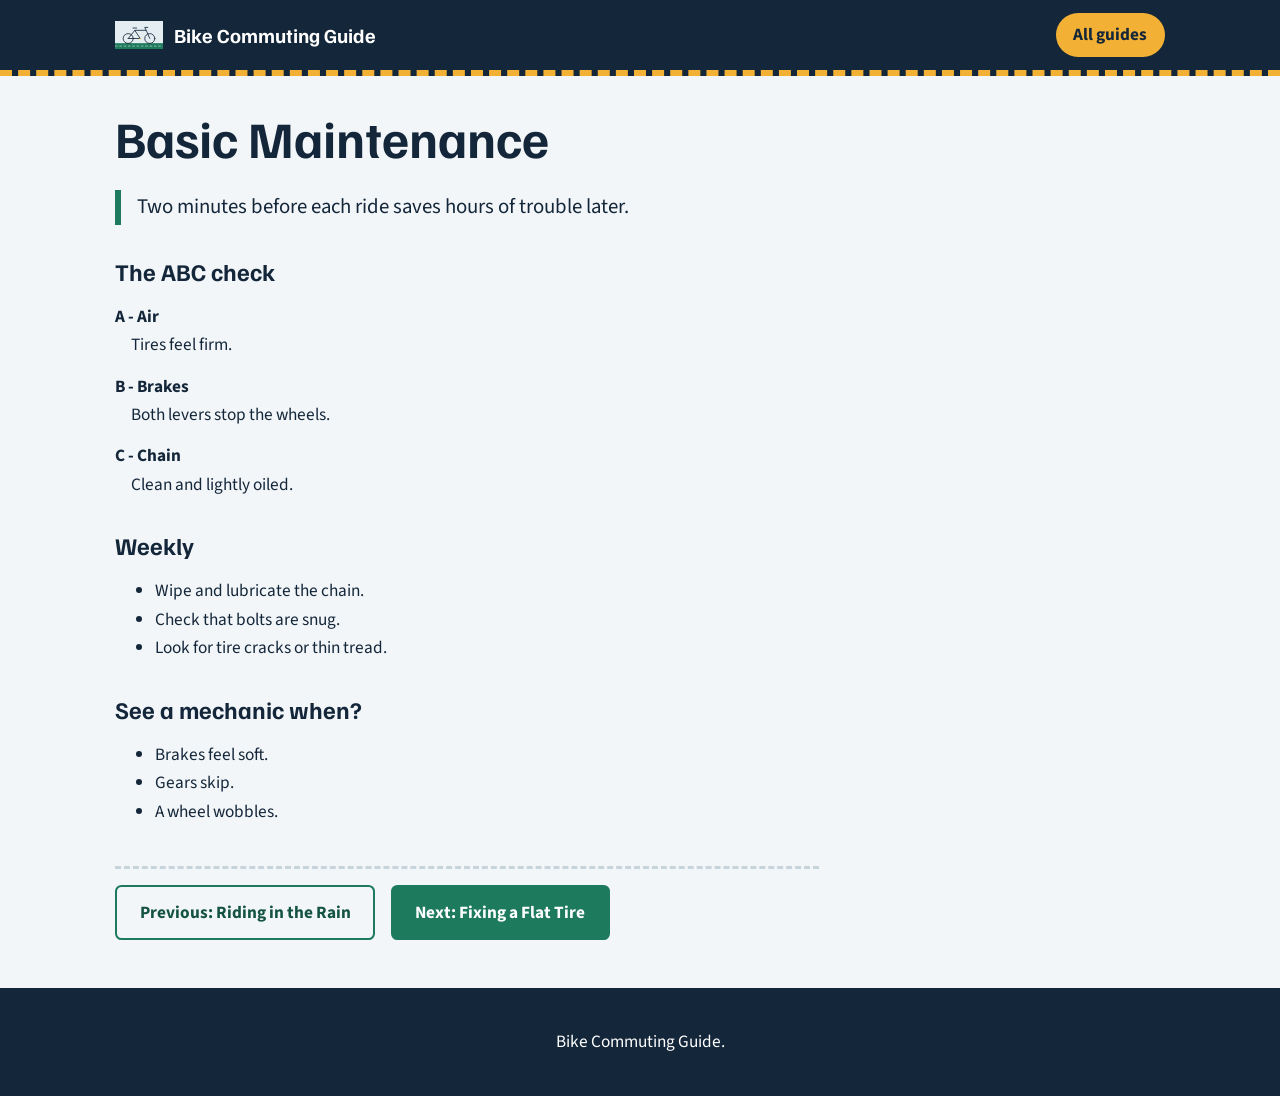
<file: maintenance.html>
<!doctype html>
<html lang="en">
  <head>
    <meta charset="UTF-8" />
    <meta name="viewport" content="width=device-width, initial-scale=1" />
    <title>Basic Maintenance | Bike Commuting Guide</title>
    <meta name="description" content="Quick checks that prevent breakdowns." />
    <link rel="preconnect" href="https://fonts.googleapis.com" />
    <link
      href="https://fonts.googleapis.com/css2?family=Familjen+Grotesk:wght@500;700&family=Source+Sans+3:wght@400;700&display=swap"
      rel="stylesheet"
    />
    <link rel="stylesheet" href="styles.css" />
  </head>
  <body>
    <a class="skip" href="#main">Skip to content</a>
    <header class="site-header">
      <div class="bar">
        <a class="brand" href="index.html"
          ><img src="bike.svg" alt="" width="48" height="29" />Bike
          Commuting Guide</a
        >
        <nav aria-label="Main">
          <details class="menu">
            <summary>All guides</summary>
            <ul>
              <li><a href="index.html">Home</a></li>
              <li><a href="why-bike.html">Why Bike to Work or School? </a></li>
              <li><a href="choosing-bike.html">Choosing a Bike</a></li>
              <li><a href="gear.html">Essential Gear</a></li>
              <li><a href="bike-fit.html">Bike Fit Basics</a></li>
              <li><a href="route-planning.html">Planning Your Route</a></li>
              <li><a href="safety-rules.html">Road Safety Rules</a></li>
              <li><a href="hand-signals.html">Hand Signals</a></li>
              <li><a href="rainy-weather.html">Riding in the Rain</a></li>
              <li>
                <a href="maintenance.html" aria-current="page"
                  >Basic Maintenance</a
                >
              </li>
              <li><a href="fix-flat.html">Fixing a Flat Tire</a></li>
              <li><a href="locking.html">Locking Parking</a></li>
              <li><a href="commute-clothes.html">What to Wear? </a></li>
              <li><a href="bike-and-transit.html">Bikes Public Transit</a></li>
              <li><a href="contact.html">Contact Feedback</a></li>
            </ul>
          </details>
        </nav>
      </div>
    </header>
    <main id="main" class="with-video">
      <article class="page">
        <h1>Basic Maintenance</h1>
        <p class="lead">
          Two minutes before each ride saves hours of trouble later.
        </p>
        <h2>The ABC check</h2>
        <dl>
          <dt>A - Air</dt>
          <dd>Tires feel firm.</dd>
          <dt>B - Brakes</dt>
          <dd>Both levers stop the wheels.</dd>
          <dt>C - Chain</dt>
          <dd>Clean and lightly oiled.</dd>
        </dl>
        <h2>Weekly</h2>
        <ul>
          <li>Wipe and lubricate the chain.</li>
          <li>Check that bolts are snug.</li>
          <li>Look for tire cracks or thin tread.</li>
        </ul>
        <h2>See a mechanic when?</h2>
        <ul>
          <li>Brakes feel soft.</li>
          <li>Gears skip.</li>
          <li>A wheel wobbles.</li>
        </ul>
        <nav class="pager" aria-label="Page navigation">
          <a class="btn alt" href="rainy-weather.html"
            >Previous: Riding in the Rain</a
          >
          <a class="btn" href="fix-flat.html">Next: Fixing a Flat Tire</a>
        </nav>
      </article>
    </main>
    <footer class="site-footer">
      <p>Bike Commuting Guide.</p>
    </footer>
  </body>
</html>
</file>
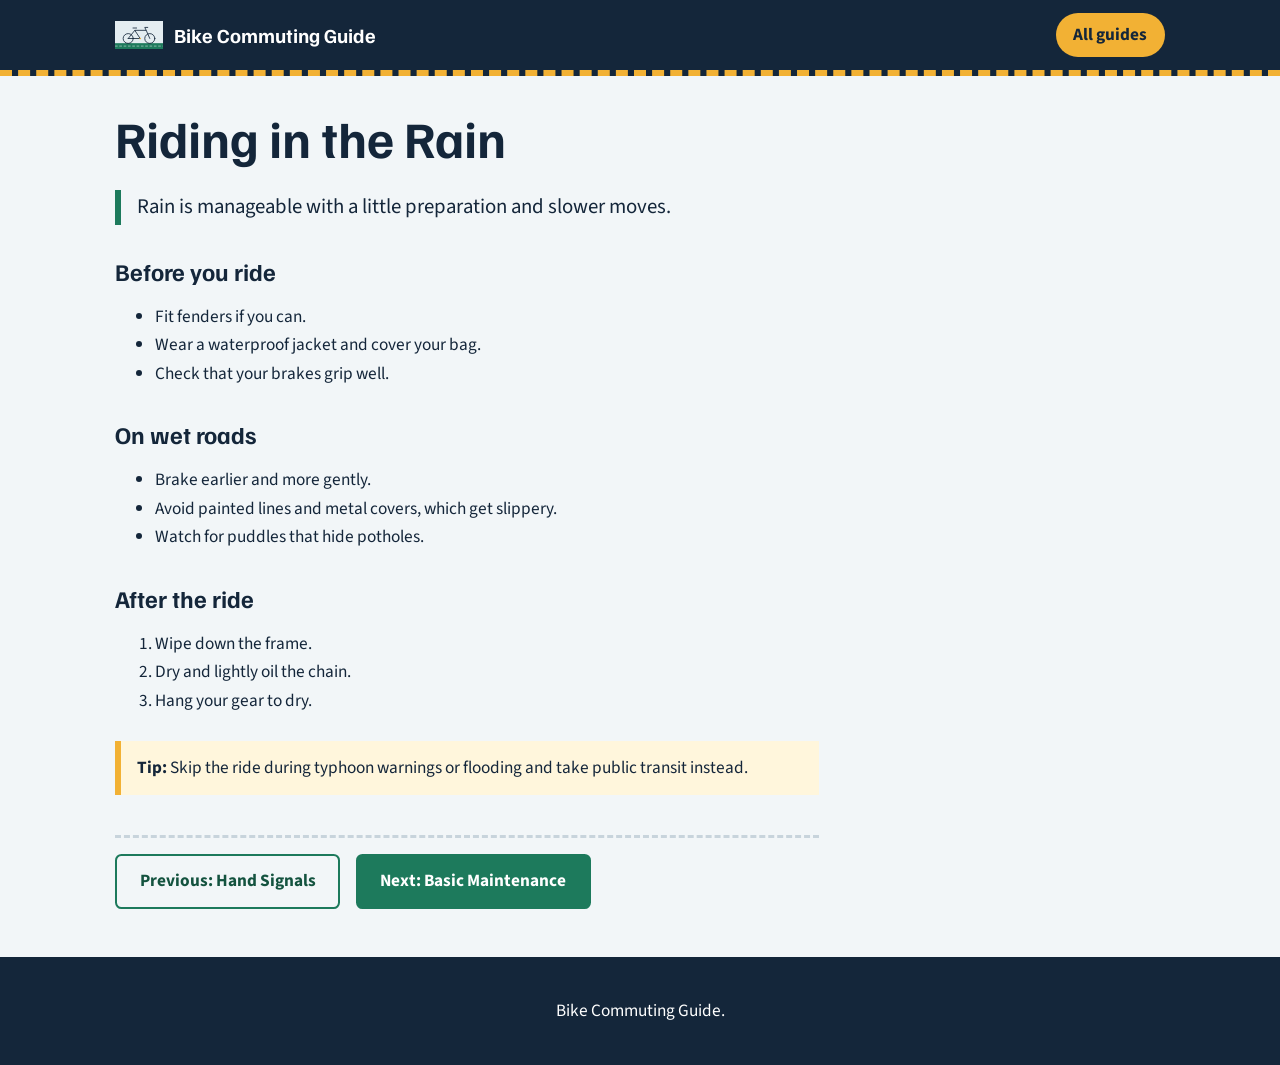
<file: rainy-weather.html>
<!doctype html>
<html lang="en">
  <head>
    <meta charset="UTF-8" />
    <meta name="viewport" content="width=device-width, initial-scale=1" />
    <title>Riding in the Rain | Bike Commuting Guide</title>
    <meta name="description" content="Stay dry and keep your grip." />
    <link rel="preconnect" href="https://fonts.googleapis.com" />
    <link
      href="https://fonts.googleapis.com/css2?family=Familjen+Grotesk:wght@500;700&family=Source+Sans+3:wght@400;700&display=swap"
      rel="stylesheet"
    />
    <link rel="stylesheet" href="styles.css" />
  </head>
  <body>
    <a class="skip" href="#main">Skip to content</a>
    <header class="site-header">
      <div class="bar">
        <a class="brand" href="index.html"
          ><img src="bike.svg" alt="" width="48" height="29" />Bike
          Commuting Guide</a
        >
        <nav aria-label="Main">
          <details class="menu">
            <summary>All guides</summary>
            <ul>
              <li><a href="index.html">Home</a></li>
              <li><a href="why-bike.html">Why Bike to Work or School? </a></li>
              <li><a href="choosing-bike.html">Choosing a Bike</a></li>
              <li><a href="gear.html">Essential Gear</a></li>
              <li><a href="bike-fit.html">Bike Fit Basics</a></li>
              <li><a href="route-planning.html">Planning Your Route</a></li>
              <li><a href="safety-rules.html">Road Safety Rules</a></li>
              <li><a href="hand-signals.html">Hand Signals</a></li>
              <li>
                <a href="rainy-weather.html" aria-current="page"
                  >Riding in the Rain</a
                >
              </li>
              <li><a href="maintenance.html">Basic Maintenance</a></li>
              <li><a href="fix-flat.html">Fixing a Flat Tire</a></li>
              <li><a href="locking.html">Locking Parking</a></li>
              <li><a href="commute-clothes.html">What to Wear? </a></li>
              <li><a href="bike-and-transit.html">Bikes ublic Transit</a></li>
              <li><a href="contact.html">Contact Feedback</a></li>
            </ul>
          </details>
        </nav>
      </div>
    </header>
    <main id="main" class="with-video">
      <article class="page">
        <h1>Riding in the Rain</h1>
        <p class="lead">
          Rain is manageable with a little preparation and slower moves.
        </p>
        <h2>Before you ride</h2>
        <ul>
          <li>Fit fenders if you can.</li>
          <li>Wear a waterproof jacket and cover your bag.</li>
          <li>Check that your brakes grip well.</li>
        </ul>
        <h2>On wet roads</h2>
        <ul>
          <li>Brake earlier and more gently.</li>
          <li>Avoid painted lines and metal covers, which get slippery.</li>
          <li>Watch for puddles that hide potholes.</li>
        </ul>
        <h2>After the ride</h2>
        <ol>
          <li>Wipe down the frame.</li>
          <li>Dry and lightly oil the chain.</li>
          <li>Hang your gear to dry.</li>
        </ol>
        <aside class="tip">
          <strong>Tip:</strong>
          Skip the ride during typhoon warnings or flooding and take public
          transit instead.
        </aside>
        <nav class="pager" aria-label="Page navigation">
          <a class="btn alt" href="hand-signals.html">Previous: Hand Signals</a>
          <a class="btn" href="maintenance.html">Next: Basic Maintenance</a>
        </nav>
      </article>
    </main>
    <footer class="site-footer">
      <p>Bike Commuting Guide.</p>
    </footer>
  </body>
</html>
</file>
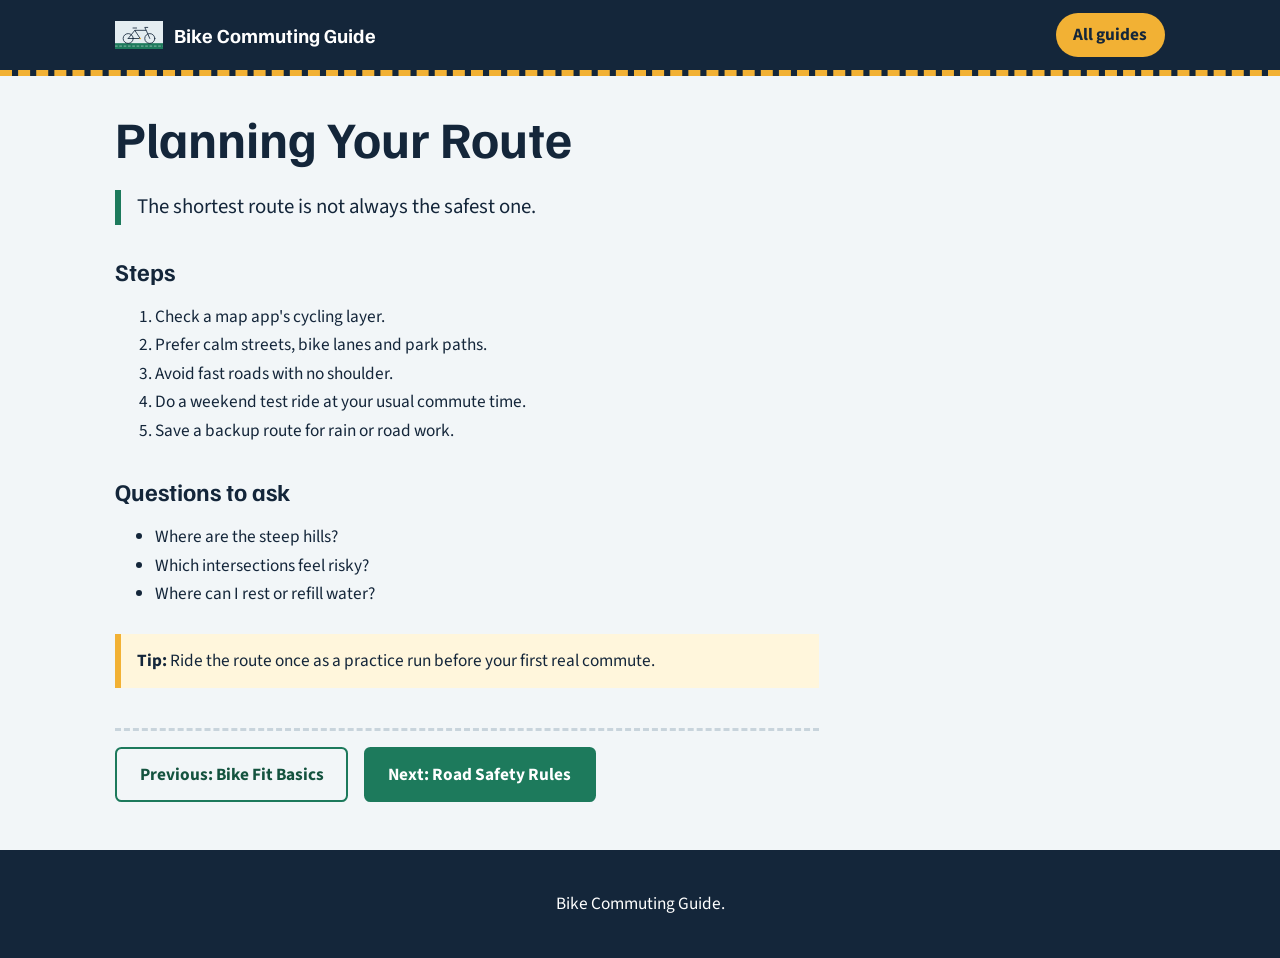
<file: route-planning.html>
<!doctype html>
<html lang="en">
  <head>
    <meta charset="UTF-8" />
    <meta name="viewport" content="width=device-width, initial-scale=1" />
    <title>Planning Your Route | Bike Commuting Guide</title>
    <meta name="description" content="Find calm, safe streets." />
    <link rel="preconnect" href="https://fonts.googleapis.com" />
    <link
      href="https://fonts.googleapis.com/css2?family=Familjen+Grotesk:wght@500;700&family=Source+Sans+3:wght@400;700&display=swap"
      rel="stylesheet"
    />
    <link rel="stylesheet" href="styles.css" />
  </head>
  <body>
    <a class="skip" href="#main">Skip to content</a>
    <header class="site-header">
      <div class="bar">
        <a class="brand" href="index.html"
          ><img src="bike.svg" alt="" width="48" height="29" />Bike
          Commuting Guide</a
        >
        <nav aria-label="Main">
          <details class="menu">
            <summary>All guides</summary>
            <ul>
              <li><a href="index.html">Home</a></li>
              <li><a href="why-bike.html">Why Bike to Work or School? </a></li>
              <li><a href="choosing-bike.html">Choosing a Bike</a></li>
              <li><a href="gear.html">Essential Gear</a></li>
              <li><a href="bike-fit.html">Bike Fit Basics</a></li>
              <li>
                <a href="route-planning.html" aria-current="page"
                  >Planning Your Route</a
                >
              </li>
              <li><a href="safety-rules.html">Road Safety Rules</a></li>
              <li><a href="hand-signals.html">Hand Signals</a></li>
              <li><a href="rainy-weather.html">Riding in the Rain</a></li>
              <li><a href="maintenance.html">Basic Maintenance</a></li>
              <li><a href="fix-flat.html">Fixing a Flat Tire</a></li>
              <li><a href="locking.html">Locking Parking</a></li>
              <li><a href="commute-clothes.html">What to Wear? </a></li>
              <li><a href="bike-and-transit.html">Bikes Public Transit</a></li>
              <li><a href="contact.html">Contact Feedback</a></li>
            </ul>
          </details>
        </nav>
      </div>
    </header>
    <main id="main" class="with-video">
      <article class="page">
        <h1>Planning Your Route</h1>
        <p class="lead">The shortest route is not always the safest one.</p>
        <h2>Steps</h2>
        <ol>
          <li>Check a map app's cycling layer.</li>
          <li>Prefer calm streets, bike lanes and park paths.</li>
          <li>Avoid fast roads with no shoulder.</li>
          <li>Do a weekend test ride at your usual commute time.</li>
          <li>Save a backup route for rain or road work.</li>
        </ol>
        <h2>Questions to ask</h2>
        <ul>
          <li>Where are the steep hills?</li>
          <li>Which intersections feel risky?</li>
          <li>Where can I rest or refill water?</li>
        </ul>
        <aside class="tip">
          <strong>Tip:</strong>
          Ride the route once as a practice run before your first real commute.
        </aside>
        <nav class="pager" aria-label="Page navigation">
          <a class="btn alt" href="bike-fit.html">Previous: Bike Fit Basics</a>
          <a class="btn" href="safety-rules.html">Next: Road Safety Rules</a>
        </nav>
      </article>
    </main>
    <footer class="site-footer"><p>Bike Commuting Guide.</p></footer>
  </body>
</html>
</file>
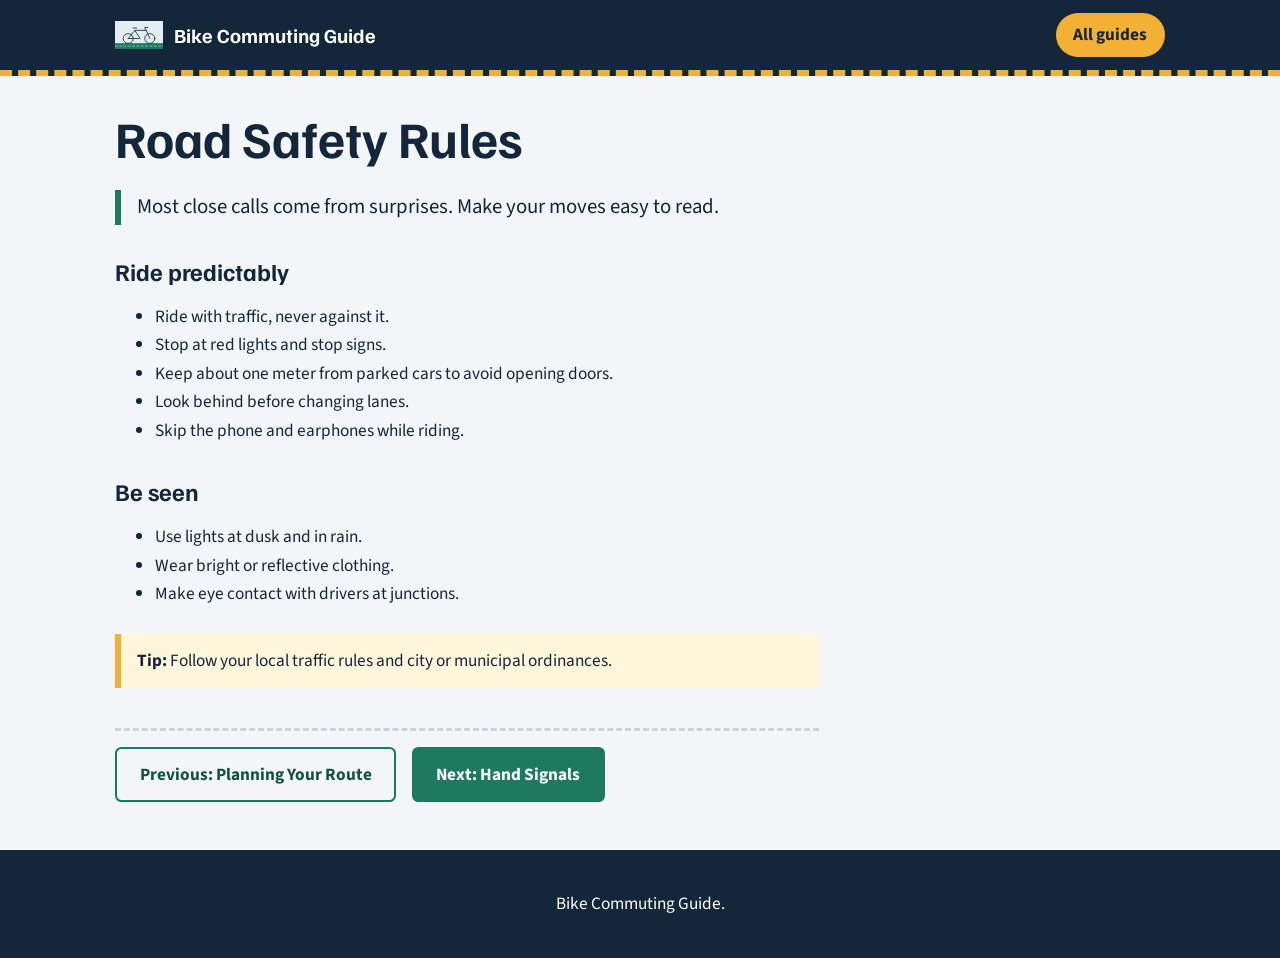
<file: safety-rules.html>
<!doctype html>
<html lang="en">
  <head>
    <meta charset="UTF-8" />
    <meta name="viewport" content="width=device-width, initial-scale=1" />
    <title>Road Safety Rules | Bike Commuting Guide</title>
    <meta name="description" content="Ride predictably and be seen." />
    <link rel="preconnect" href="https://fonts.googleapis.com" />
    <link
      href="https://fonts.googleapis.com/css2?family=Familjen+Grotesk:wght@500;700&family=Source+Sans+3:wght@400;700&display=swap"
      rel="stylesheet"
    />
    <link rel="stylesheet" href="styles.css" />
  </head>
  <body>
    <a class="skip" href="#main">Skip to content</a>
    <header class="site-header">
      <div class="bar">
        <a class="brand" href="index.html"
          ><img src="bike.svg" alt="" width="48" height="29" />Bike
          Commuting Guide</a
        >
        <nav aria-label="Main">
          <details class="menu">
            <summary>All guides</summary>
            <ul>
              <li><a href="index.html">Home</a></li>
              <li><a href="why-bike.html">Why Bike to Work or School? </a></li>
              <li><a href="choosing-bike.html">Choosing a Bike</a></li>
              <li><a href="gear.html">Essential Gear</a></li>
              <li><a href="bike-fit.html">Bike Fit Basics</a></li>
              <li><a href="route-planning.html">Planning Your Route</a></li>
              <li>
                <a href="safety-rules.html" aria-current="page"
                  >Road Safety Rules</a
                >
              </li>
              <li><a href="hand-signals.html">Hand Signals</a></li>
              <li><a href="rainy-weather.html">Riding in the Rain</a></li>
              <li><a href="maintenance.html">Basic Maintenance</a></li>
              <li><a href="fix-flat.html">Fixing a Flat Tire</a></li>
              <li><a href="locking.html">Locking Parking</a></li>
              <li><a href="commute-clothes.html">What to Wear? </a></li>
              <li><a href="bike-and-transit.html">Bikes Public Transit</a></li>
              <li><a href="contact.html">Contact Feedback</a></li>
            </ul>
          </details>
        </nav>
      </div>
    </header>
    <main id="main" class="with-video">
      <article class="page">
        <h1>Road Safety Rules</h1>
        <p class="lead">
          Most close calls come from surprises. Make your moves easy to read.
        </p>
        <h2>Ride predictably</h2>
        <ul>
          <li>Ride with traffic, never against it.</li>
          <li>Stop at red lights and stop signs.</li>
          <li>Keep about one meter from parked cars to avoid opening doors.</li>
          <li>Look behind before changing lanes.</li>
          <li>Skip the phone and earphones while riding.</li>
        </ul>
        <h2>Be seen</h2>
        <ul>
          <li>Use lights at dusk and in rain.</li>
          <li>Wear bright or reflective clothing.</li>
          <li>Make eye contact with drivers at junctions.</li>
        </ul>
        <aside class="tip">
          <strong>Tip:</strong> Follow your local traffic rules and city or
          municipal ordinances.
        </aside>
        <nav class="pager" aria-label="Page navigation">
          <a class="btn alt" href="route-planning.html"
            >Previous: Planning Your Route</a
          >
          <a class="btn" href="hand-signals.html">Next: Hand Signals</a>
        </nav>
      </article>
    </main>
    <footer class="site-footer">
      <p>Bike Commuting Guide.</p>
    </footer>
  </body>
</html>
</file>
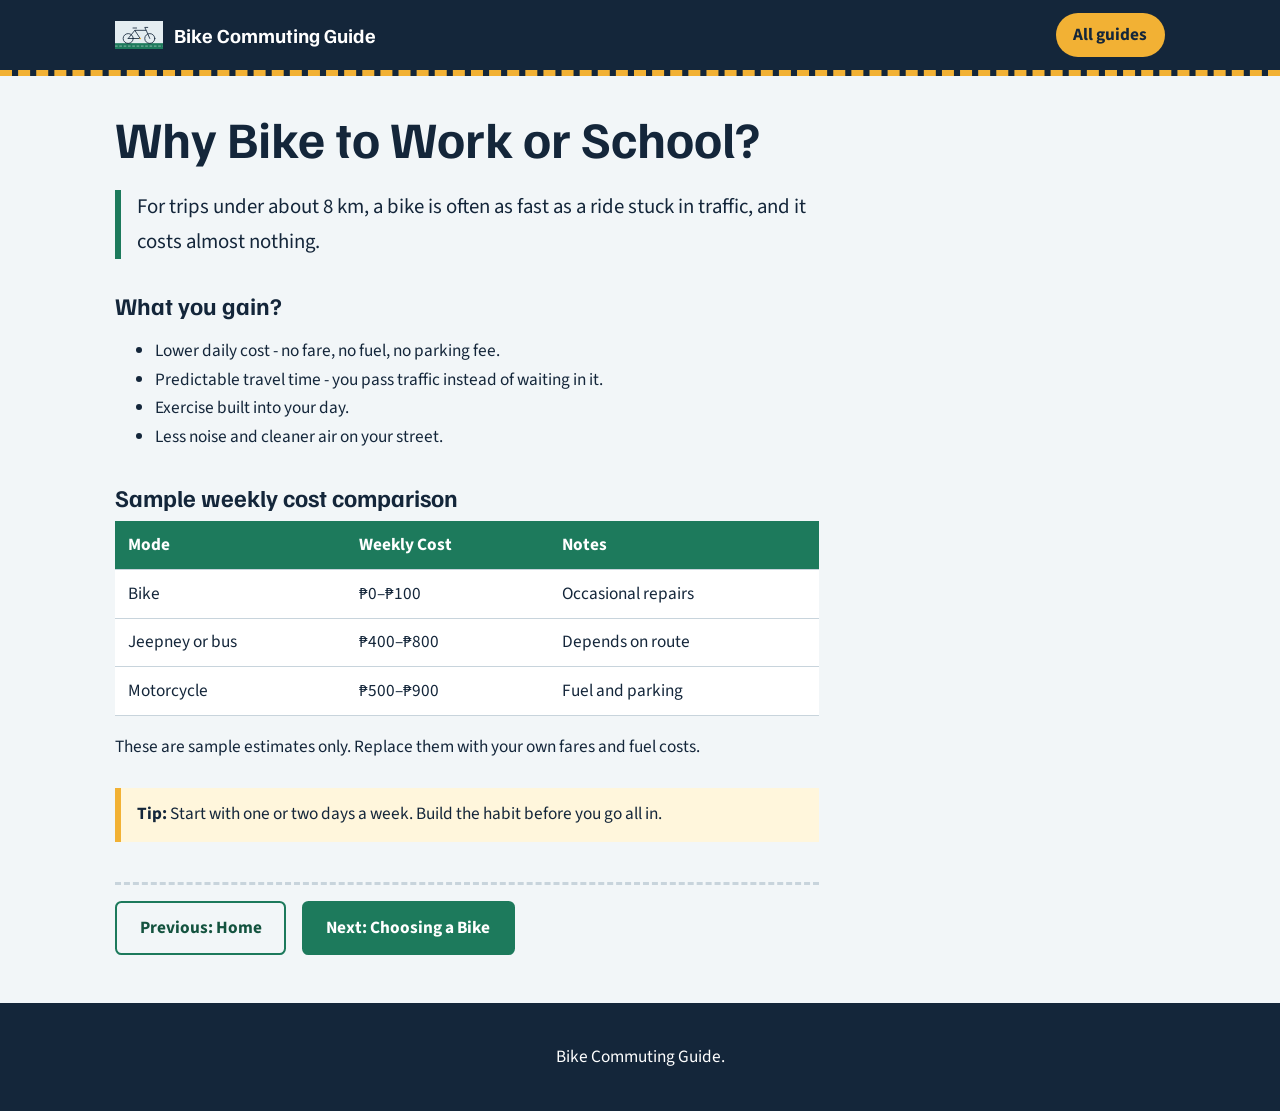
<file: why-bike.html>
<!doctype html>
<html lang="en">
  <head>
    <meta charset="UTF-8" />
    <meta name="viewport" content="width=device-width, initial-scale=1" />
    <title>Why Bike to Work or School | Bike Commuting Guide</title>
    <meta name="description" content="Money, time, health and cleaner air." />
    <link rel="preconnect" href="https://fonts.googleapis.com" />
    <link
      href="https://fonts.googleapis.com/css2?family=Familjen+Grotesk:wght@500;700&family=Source+Sans+3:wght@400;700&display=swap"
      rel="stylesheet"
    />
    <link rel="stylesheet" href="styles.css" />
  </head>
  <body>
    <a class="skip" href="#main">Skip to content</a>
    <header class="site-header">
      <div class="bar">
        <a class="brand" href="index.html">
          <img src="bike.svg" alt="" width="48" height="29" />
          Bike Commuting Guide
        </a>
        <nav aria-label="Main">
          <details class="menu">
            <summary>All guides</summary>
            <ul>
              <li><a href="index.html">Home</a></li>
              <li>
                <a href="why-bike.html" aria-current="page"
                  >Why Bike to Work or School?
                </a>
              </li>
              <li><a href="choosing-bike.html">Choosing a Bike</a></li>
              <li><a href="gear.html">Essential Gear</a></li>
              <li><a href="bike-fit.html">Bike Fit Basics</a></li>
              <li><a href="route-planning.html">Planning Your Route</a></li>
              <li><a href="safety-rules.html">Road Safety Rules</a></li>
              <li><a href="hand-signals.html">Hand Signals</a></li>
              <li><a href="rainy-weather.html">Riding in the Rain</a></li>
              <li><a href="maintenance.html">Basic Maintenance</a></li>
              <li><a href="fix-flat.html">Fixing a Flat Tire</a></li>
              <li><a href="locking.html">Locking Parking</a></li>
              <li><a href="commute-clothes.html">What to Wear? </a></li>
              <li><a href="bike-and-transit.html">Bikes Public Transit</a></li>
              <li><a href="contact.html">Contact Feedback</a></li>
            </ul>
          </details>
        </nav>
      </div>
    </header>
    <main id="main" class="with-video">
      <article class="page">
        <h1>Why Bike to Work or School?</h1>
        <p class="lead">
          For trips under about 8 km, a bike is often as fast as a ride stuck in
          traffic, and it costs almost nothing.
        </p>
        <h2>What you gain?</h2>
        <ul>
          <li>Lower daily cost - no fare, no fuel, no parking fee.</li>
          <li>
            Predictable travel time - you pass traffic instead of waiting in it.
          </li>
          <li>Exercise built into your day.</li>
          <li>Less noise and cleaner air on your street.</li>
        </ul>
        <h2>Sample weekly cost comparison</h2>
        <div class="table-wrap">
          <table>
            <thead>
              <tr>
                <th scope="col">Mode</th>
                <th scope="col">Weekly Cost</th>
                <th scope="col">Notes</th>
              </tr>
            </thead>
            <tbody>
              <tr>
                <td>Bike</td>
                <td>₱0–₱100</td>
                <td>Occasional repairs</td>
              </tr>
              <tr>
                <td>Jeepney or bus</td>
                <td>₱400–₱800</td>
                <td>Depends on route</td>
              </tr>
              <tr>
                <td>Motorcycle</td>
                <td>₱500–₱900</td>
                <td>Fuel and parking</td>
              </tr>
            </tbody>
          </table>
        </div>
        <p>
          These are sample estimates only. Replace them with your own fares and
          fuel costs.
        </p>
        <aside class="tip">
          <strong>Tip:</strong>
          Start with one or two days a week. Build the habit before you go all
          in.
        </aside>
        <nav class="pager" aria-label="Page navigation">
          <a class="btn alt" href="index.html">Previous: Home</a>
          <a class="btn" href="choosing-bike.html">Next: Choosing a Bike</a>
        </nav>
    </main>
    <footer class="site-footer">
      <p>Bike Commuting Guide.</p>
    </footer>
  </body>
</html>
</file>
<file: styles.css>
:root {
  --ink: #14263a;
  --paper: #f2f6f8;
  --lane: #1d7a5c;
  --lane-dark: #14533f;
  --sign: #f2b134;
  --line: #c8d4dc;
  --white: #fff;
  --head: "Familjen Grotesk", "Trebuchet MS", sans-serif;
  --body: "Source Sans 3", Verdana, sans-serif;
}
*,
*::before,
*::after {
  box-sizing: border-box;
}
body {
  margin: 0;
  font-family: var(--body);
  font-size: 1.08rem;
  line-height: 1.65;
  color: var(--ink);
  background: var(--paper);
}
h1,
h2,
h3 {
  font-family: var(--head);
  line-height: 1.2;
  margin: 0 0 0.6rem;
}
h1 {
  font-size: clamp(2rem, 5vw, 3.2rem);
}
h2 {
  font-size: 1.5rem;
  margin-top: 2rem;
}
a {
  color: var(--lane-dark);
}
a:hover {
  color: var(--ink);
}
:focus-visible {
  outline: 3px solid var(--sign);
  outline-offset: 2px;
}
.skip {
  position: absolute;
  left: -999px;
}
.skip:focus {
  left: 1rem;
  top: 1rem;
  background: var(--sign);
  padding: 0.5rem 1rem;
  z-index: 9;
}
.site-header {
  background: var(--ink);
  color: var(--white);
  border-bottom: 6px dashed var(--sign);
}
.bar {
  display: flex;
  align-items: center;
  justify-content: space-between;
  gap: 1rem;
  flex-wrap: wrap;
  max-width: 68rem;
  margin: 0 auto;
  padding: 0.8rem 1.2rem;
}
.brand {
  display: flex;
  align-items: center;
  gap: 0.7rem;
  color: var(--white);
  text-decoration: none;
  font-family: var(--head);
  font-weight: 700;
  font-size: 1.25rem;
}
.brand img {
  width: 3rem;
  height: auto;
}
.brand:hover,
.brand:focus-visible {
  color: var(--sign); /* dilaw, kita sa madilim na header */
}
.menu summary {
  cursor: pointer;
  list-style: none;
  background: var(--sign);
  color: var(--ink);
  font-weight: 700;
  padding: 0.5rem 1.1rem;
  border-radius: 2rem;
}
.menu summary::-webkit-details-marker {
  display: none;
}
.menu[open] summary {
  background: var(--white);
}
.menu[open] summary {
  font-size: 0; /* itago ang "All guides" kapag bukas */
}
.menu[open] summary::before {
  content: "✕ Close";
  font-size: 1.08rem;
}
.menu ul {
  list-style: none;
  margin: 0.6rem 0 0;
  padding: 1rem 1.2rem;
  background: var(--white);
  border-radius: 0.5rem;
  display: grid;
  grid-template-columns: repeat(3, 1fr);
  gap: 0.4rem 1.5rem;
  position: absolute;
  top: 100%;
  right: 1.2rem;
  left: 1.2rem;
  max-width: 44rem;
  margin-left: auto;
  z-index: 5;
  box-shadow: 0 6px 20px rgba(20, 38, 58, 0.25);
}
.menu a {
  display: block;
  padding: 0.3rem 0;
  text-decoration: none;
}
.menu a:hover {
  text-decoration: underline;
}
.menu a[aria-current="page"] {
  font-weight: 700;
  color: var(--ink);
}
.menu a {
  display: block;
  padding: 0.2rem 0;
}
.menu {
  position: static;
}
.bar {
  position: relative;
}
main {
  max-width: 68rem;
  margin: 0 auto;
  padding: 2rem 1.2rem 3rem;
}
.page {
  max-width: 44rem;
}
.lead {
  font-size: 1.3rem;
  border-left: 6px solid var(--lane);
  padding-left: 1rem;
}
.hero {
  display: flex;
  align-items: center;
  gap: 2rem;
  flex-wrap: wrap;
  margin-bottom: 2.5rem;
}
.hero-text {
  flex: 1 1 20rem;
}
.hero img {
  flex: 1 1 16rem;
  max-width: 26rem;
  width: 100%;
  height: auto;
}
.hero img {
  border-radius: 0.5rem;
}
.btn {
  display: inline-block;
  padding: 0.7rem 1.4rem;
  border-radius: 0.4rem;
  background: var(--lane);
  color: var(--white);
  font-weight: 700;
  text-decoration: none;
  border: 2px solid var(--lane);
  transition: background 0.2s;
}
.btn:hover,
.btn:focus-visible {
  background: var(--lane-dark);
  color: var(--white);
}
.btn.alt {
  background: transparent;
  color: var(--lane-dark);
}
.btn.alt:hover {
  background: var(--lane);
  color: var(--white);
}
.actions {
  display: flex;
  gap: 0.8rem;
  flex-wrap: wrap;
  margin-top: 1.2rem;
}
.cards {
  display: grid;
  grid-template-columns: repeat(auto-fill, minmax(15rem, 1fr));
  gap: 1rem;
  list-style: none;
  padding: 0;
}
.card a {
  display: block;
  height: 100%;
  padding: 1rem 1.1rem;
  background: var(--white);
  border-left: 6px solid var(--lane);
  text-decoration: none;
  color: var(--ink);
}
.card a:hover {
  border-left-color: var(--sign);
}
.card strong {
  font-family: var(--head);
  font-size: 1.15rem;
  display: block;
}
.tip {
  background: #fff6dc;
  border-left: 6px solid var(--sign);
  padding: 0.8rem 1rem;
  margin: 1.6rem 0;
}
dt {
  font-weight: 700;
  margin-top: 0.8rem;
}
dd {
  margin: 0 0 0 1rem;
}
table {
  border-collapse: collapse;
  width: 100%;
  background: var(--white);
}
th,
td {
  padding: 0.6rem 0.8rem;
  border-bottom: 1px solid var(--line);
  text-align: left;
}
th {
  background: var(--lane);
  color: var(--white);
}
.table-wrap {
  overflow-x: auto;
}
.pager {
  display: flex;
  justify-content: space-between;
  gap: 1rem;
  flex-wrap: wrap;
  margin-top: 2.5rem;
  padding-top: 1rem;
  border-top: 3px dashed var(--line);
}
.pager {
  justify-content: flex-start;
}
form {
  display: grid;
  gap: 1rem;
  max-width: 34rem;
}
fieldset {
  border: 2px solid var(--line);
  padding: 0.8rem 1rem;
}
input[type="text"],
input[type="email"],
textarea {
  width: 100%;
  padding: 0.6rem;
  border: 2px solid var(--line);
  font: inherit;
  border-radius: 0.3rem;
}
.site-footer {
  background: var(--ink);
  color: var(--white);
  text-align: center;
  padding: 1.4rem 1rem;
}
@media (max-width: 900px) {
  .menu ul {
    grid-template-columns: repeat(2, 1fr);
  }
}
@media (max-width: 600px) {
  body {
    font-size: 1rem;
  }
  .menu ul {
    grid-template-columns: 1fr;
  }
  .hero {
    gap: 1rem;
  }
  .btn {
    width: 100%;
    text-align: center;
  }
}
@media (prefers-reduced-motion: reduce) {
  * {
    transition: none !important;
  }
}

.bike-types {
  display: grid;
  gap: 0.7rem;
  margin-bottom: 1rem;
}
.bike-type h3 {
  font-size: 1.2rem;
  margin: 0 0 0.3rem;
}
.bike-type p {
  margin: 0;
}
.with-video {
  display: flex;
  gap: 2rem;
  align-items: flex-start;
}
.with-video .page {
  flex: 1 1 0;
  min-width: 0;
  max-width: 44rem;
}
.video-side {
  flex: 1 1 18rem;
  max-width: 22rem;
  position: sticky;
  top: 1rem;
}
.video-side h2 {
  margin-top: 0;
  font-size: 1.2rem;
}
.video-wrap {
  position: relative;
  width: 100%;
  padding-top: 56.25%;
}
.video-wrap iframe {
  position: absolute;
  top: 0;
  left: 0;
  width: 100%;
  height: 100%;
  border: 0;
  border-radius: 0.4rem;
}
.video-note {
  font-size: 0.9rem;
  margin: 0.6rem 0 0;
}
@media (max-width: 900px) {
  .with-video {
    flex-direction: column;
    gap: 0;
  }
  .video-side {
    position: static;
    max-width: 44rem;
    width: 100%;
    margin-top: 2rem;
  }
}
.video-wrap video {
  position: absolute;
  top: 0;
  left: 0;
  width: 100%;
  height: 100%;
  object-fit: contain;
  background: #000;
  border-radius: 0.4rem;
}
</file>
